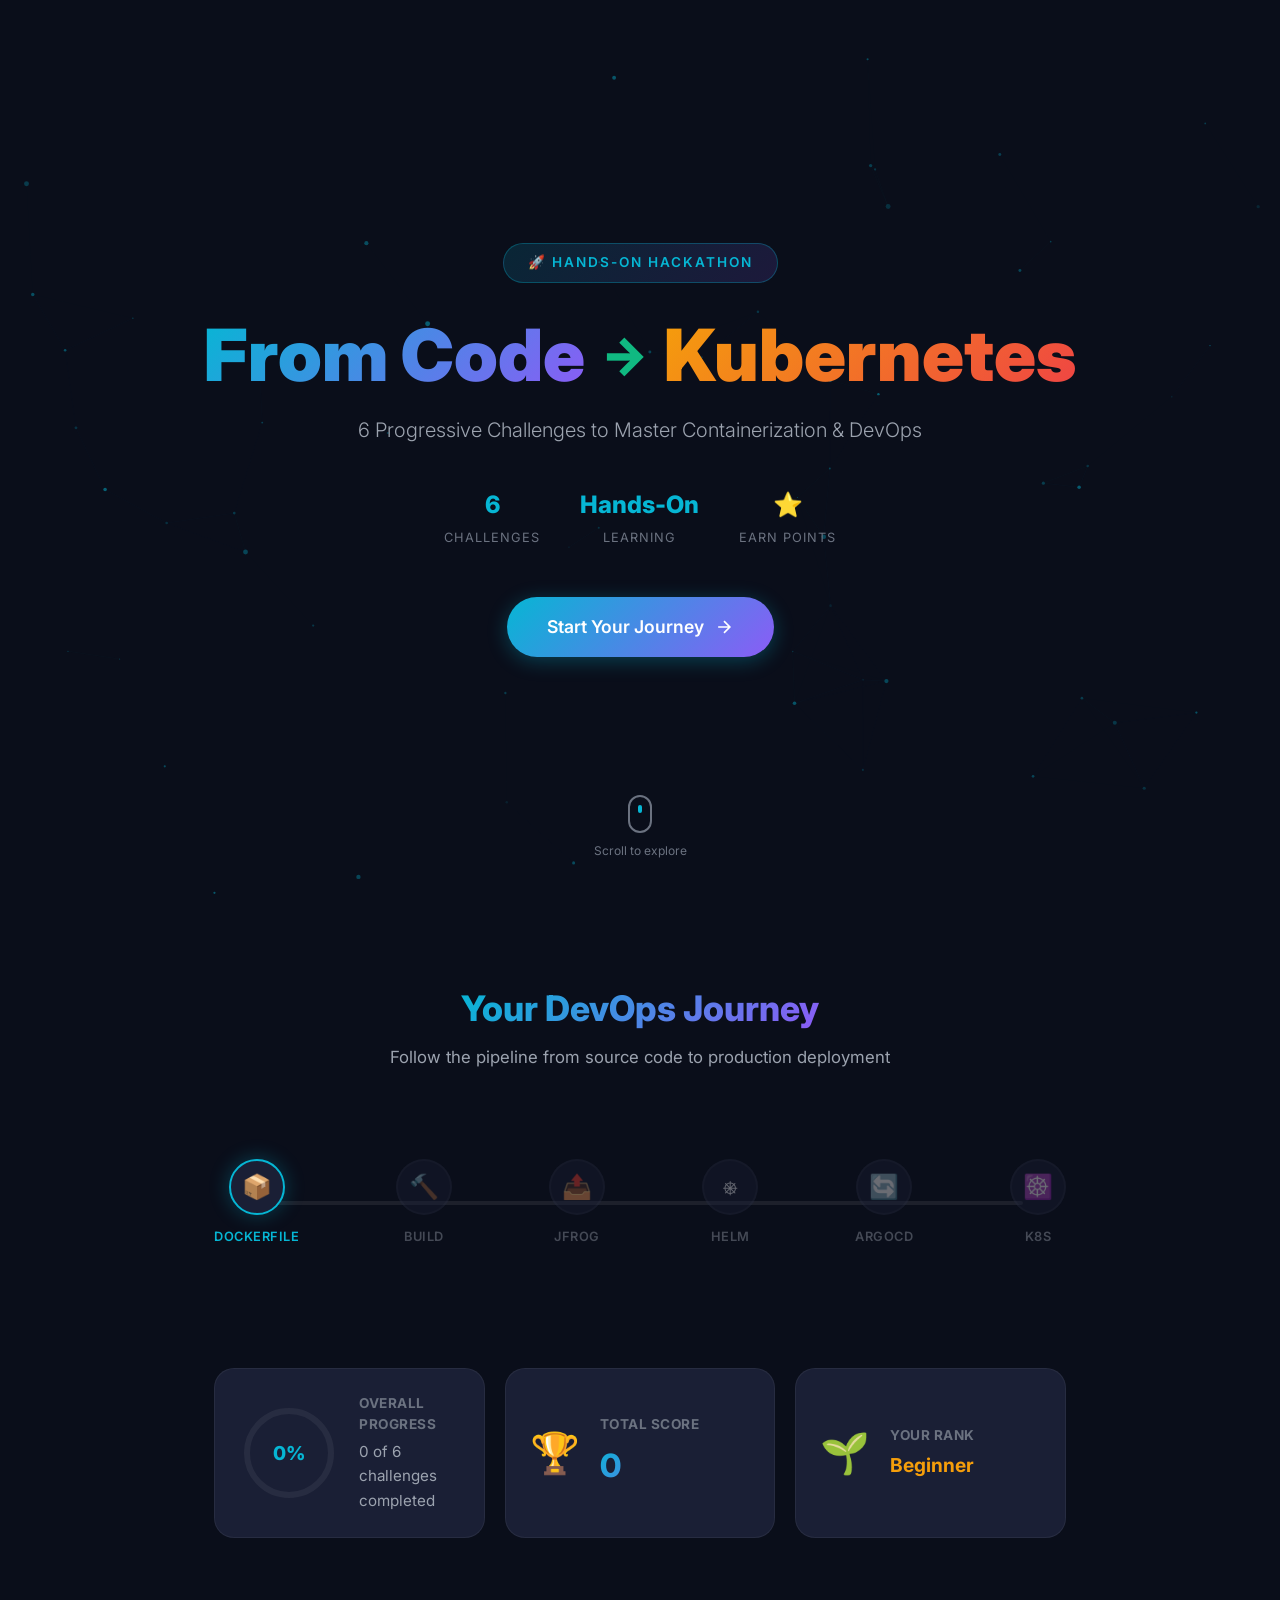
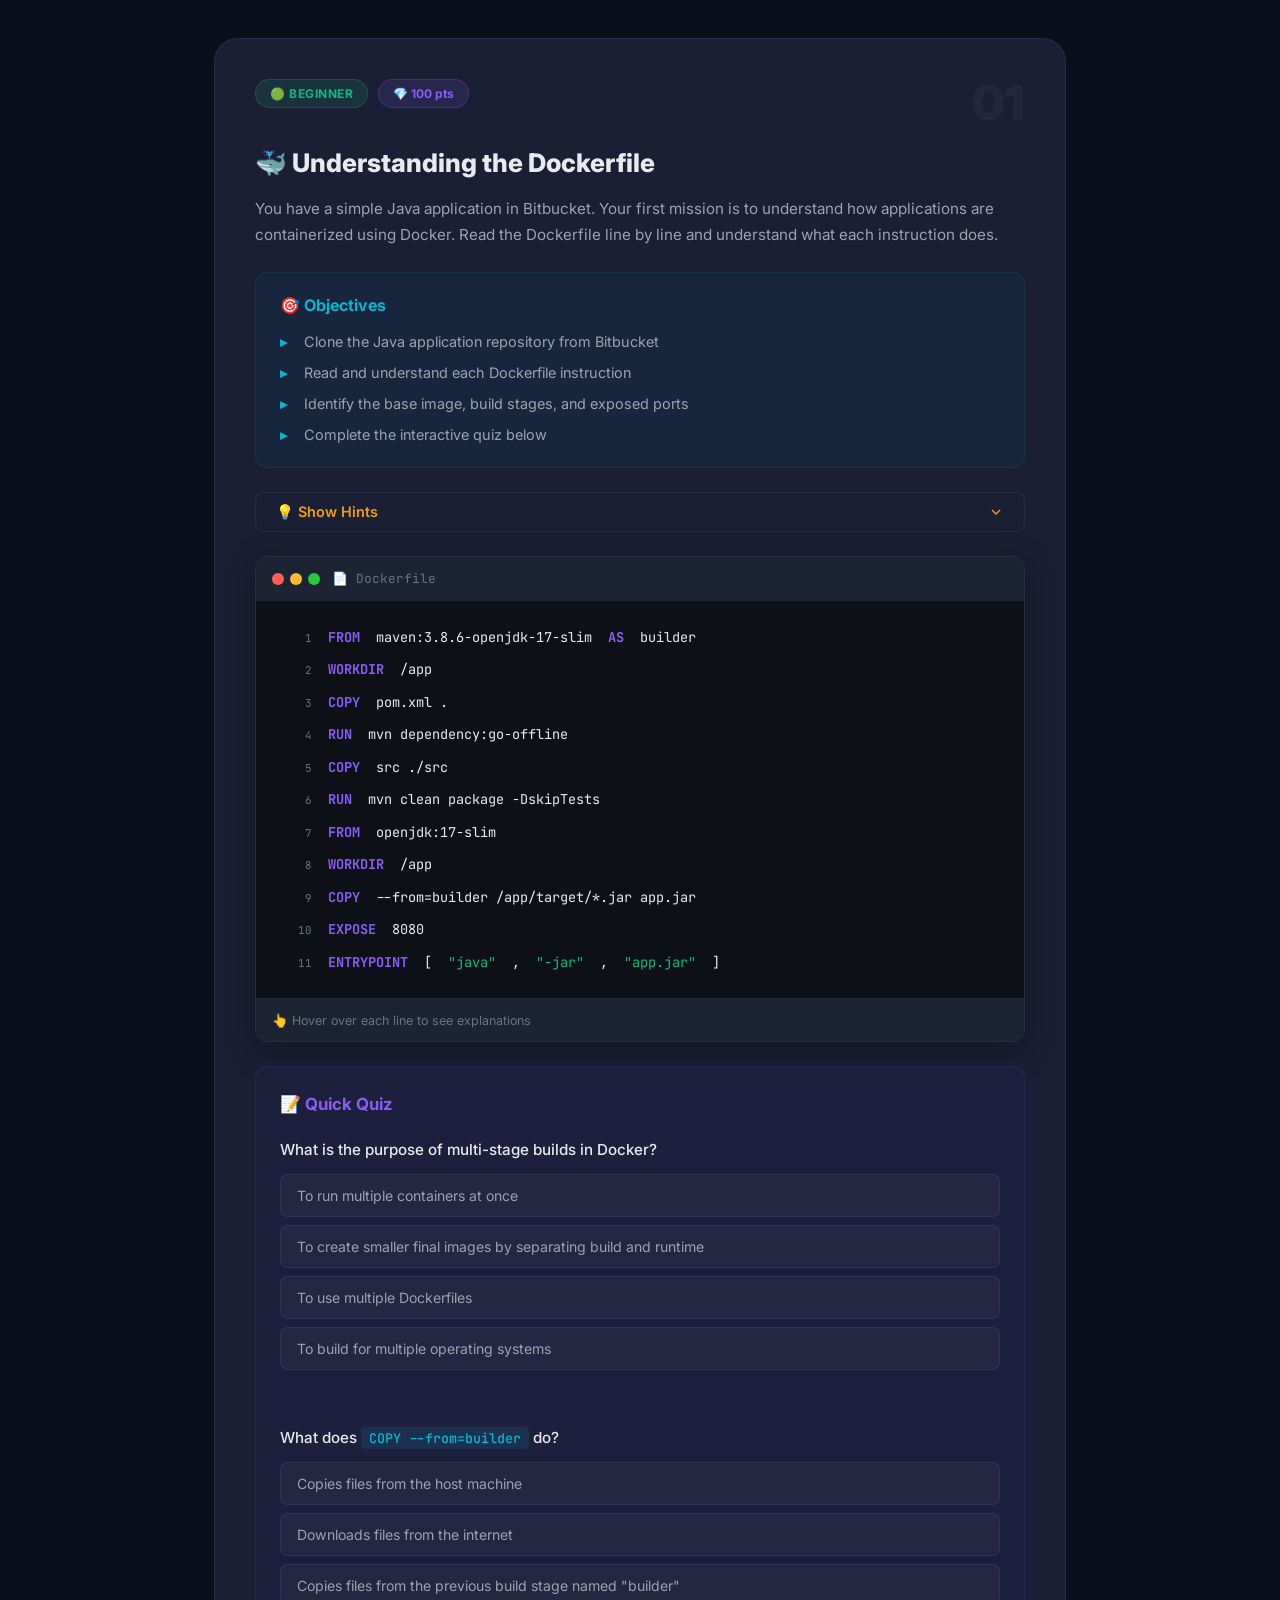
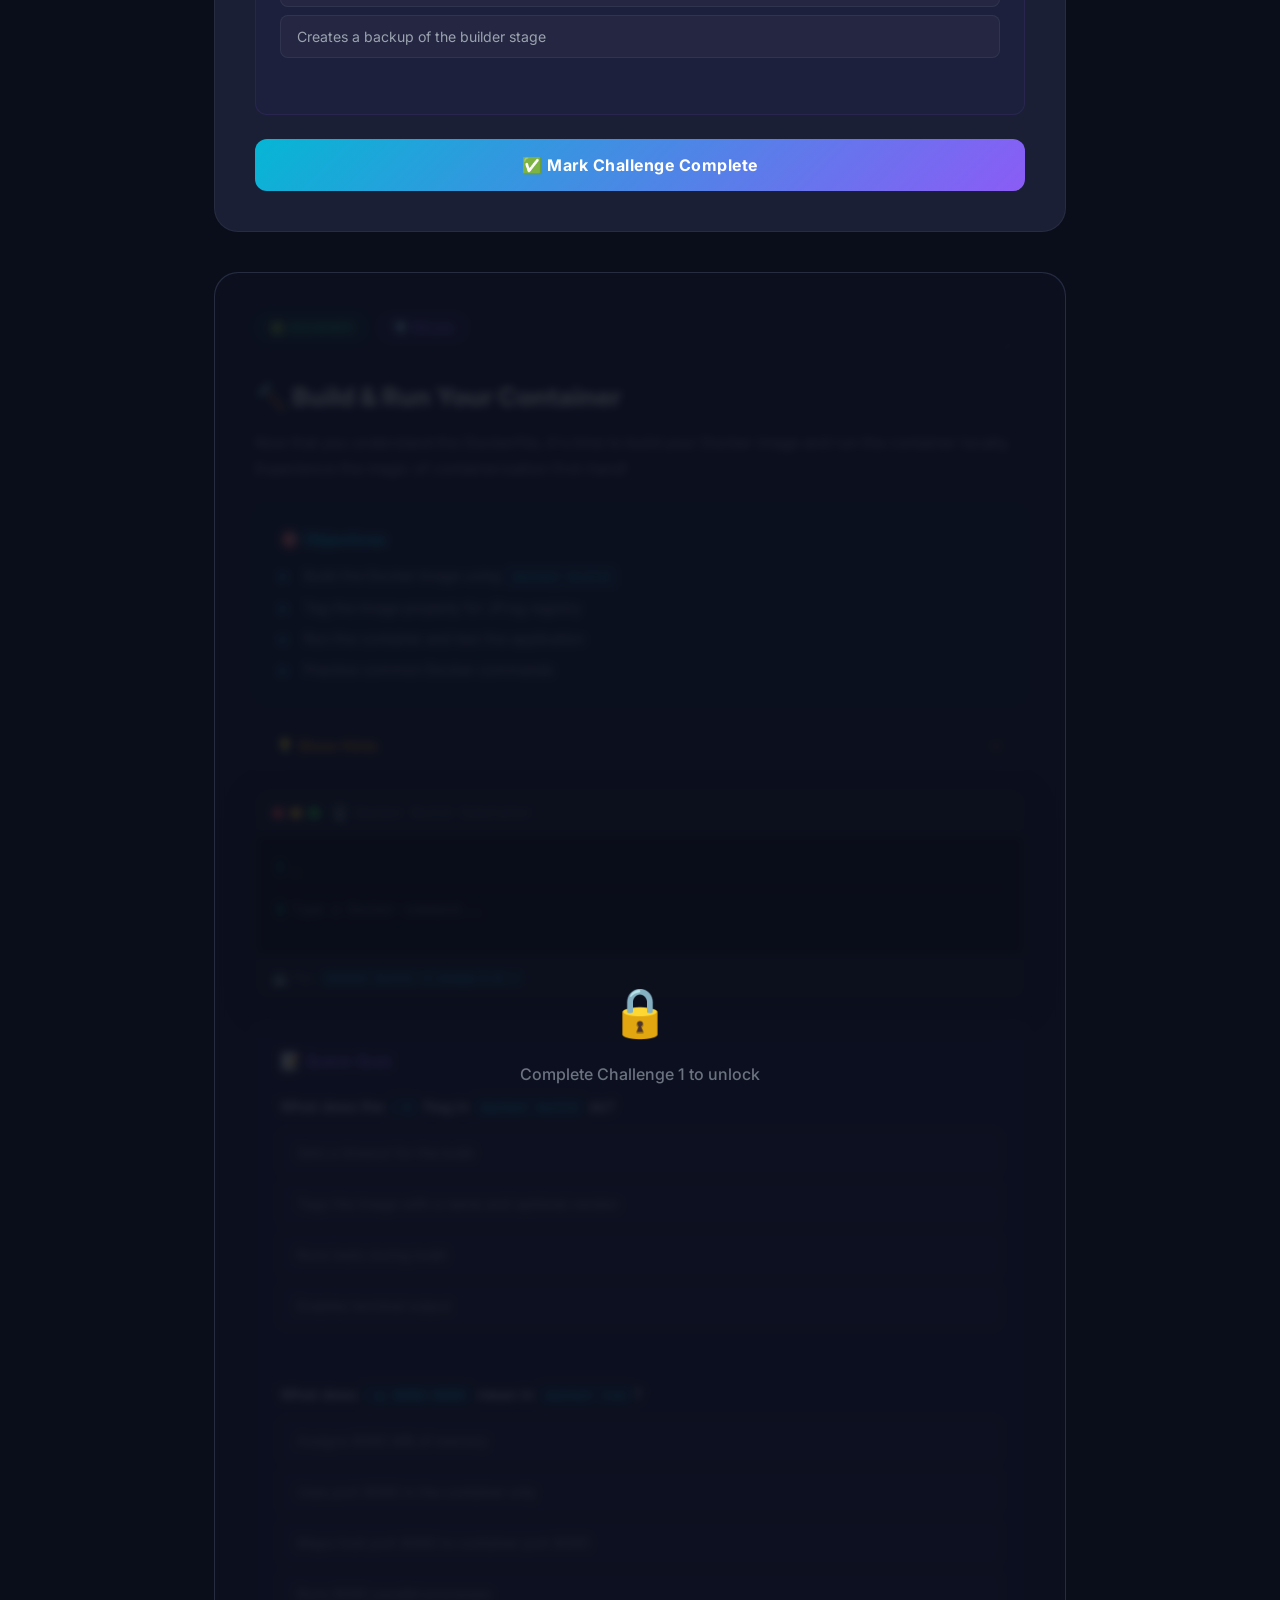
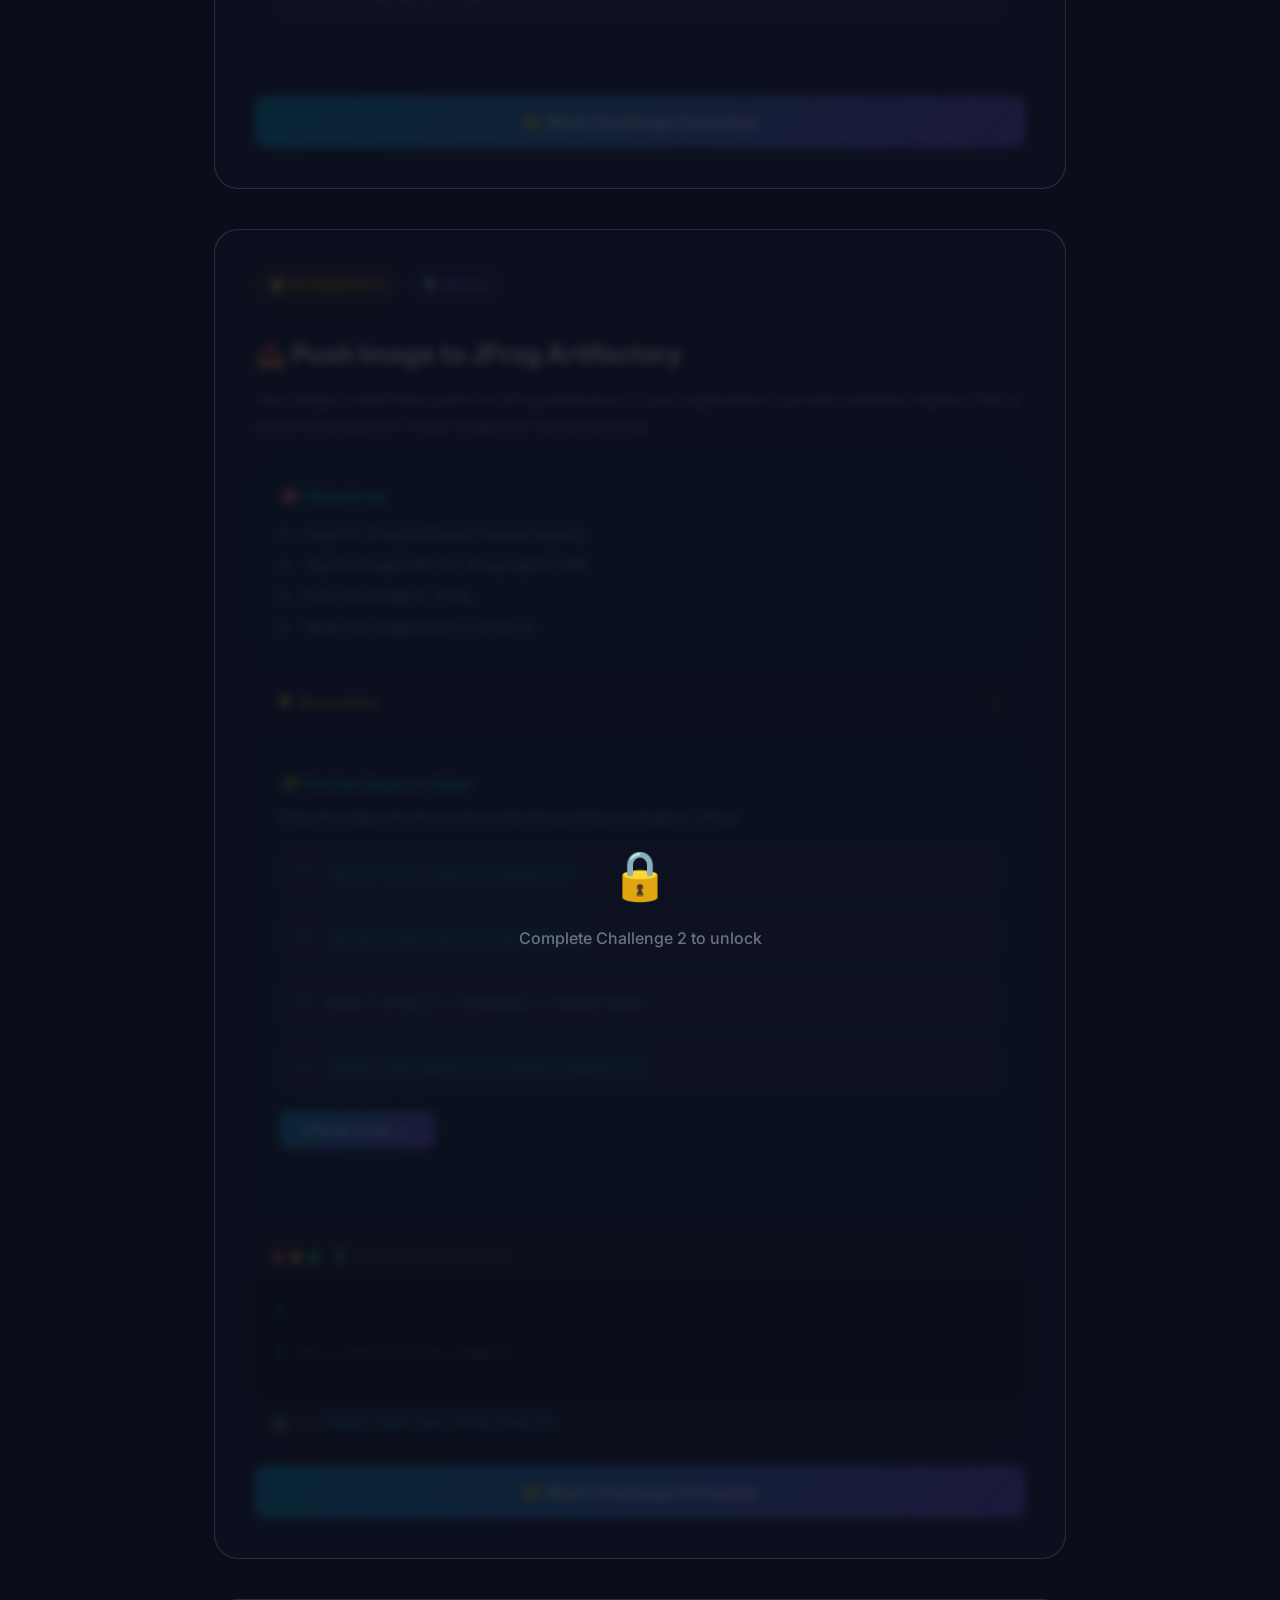
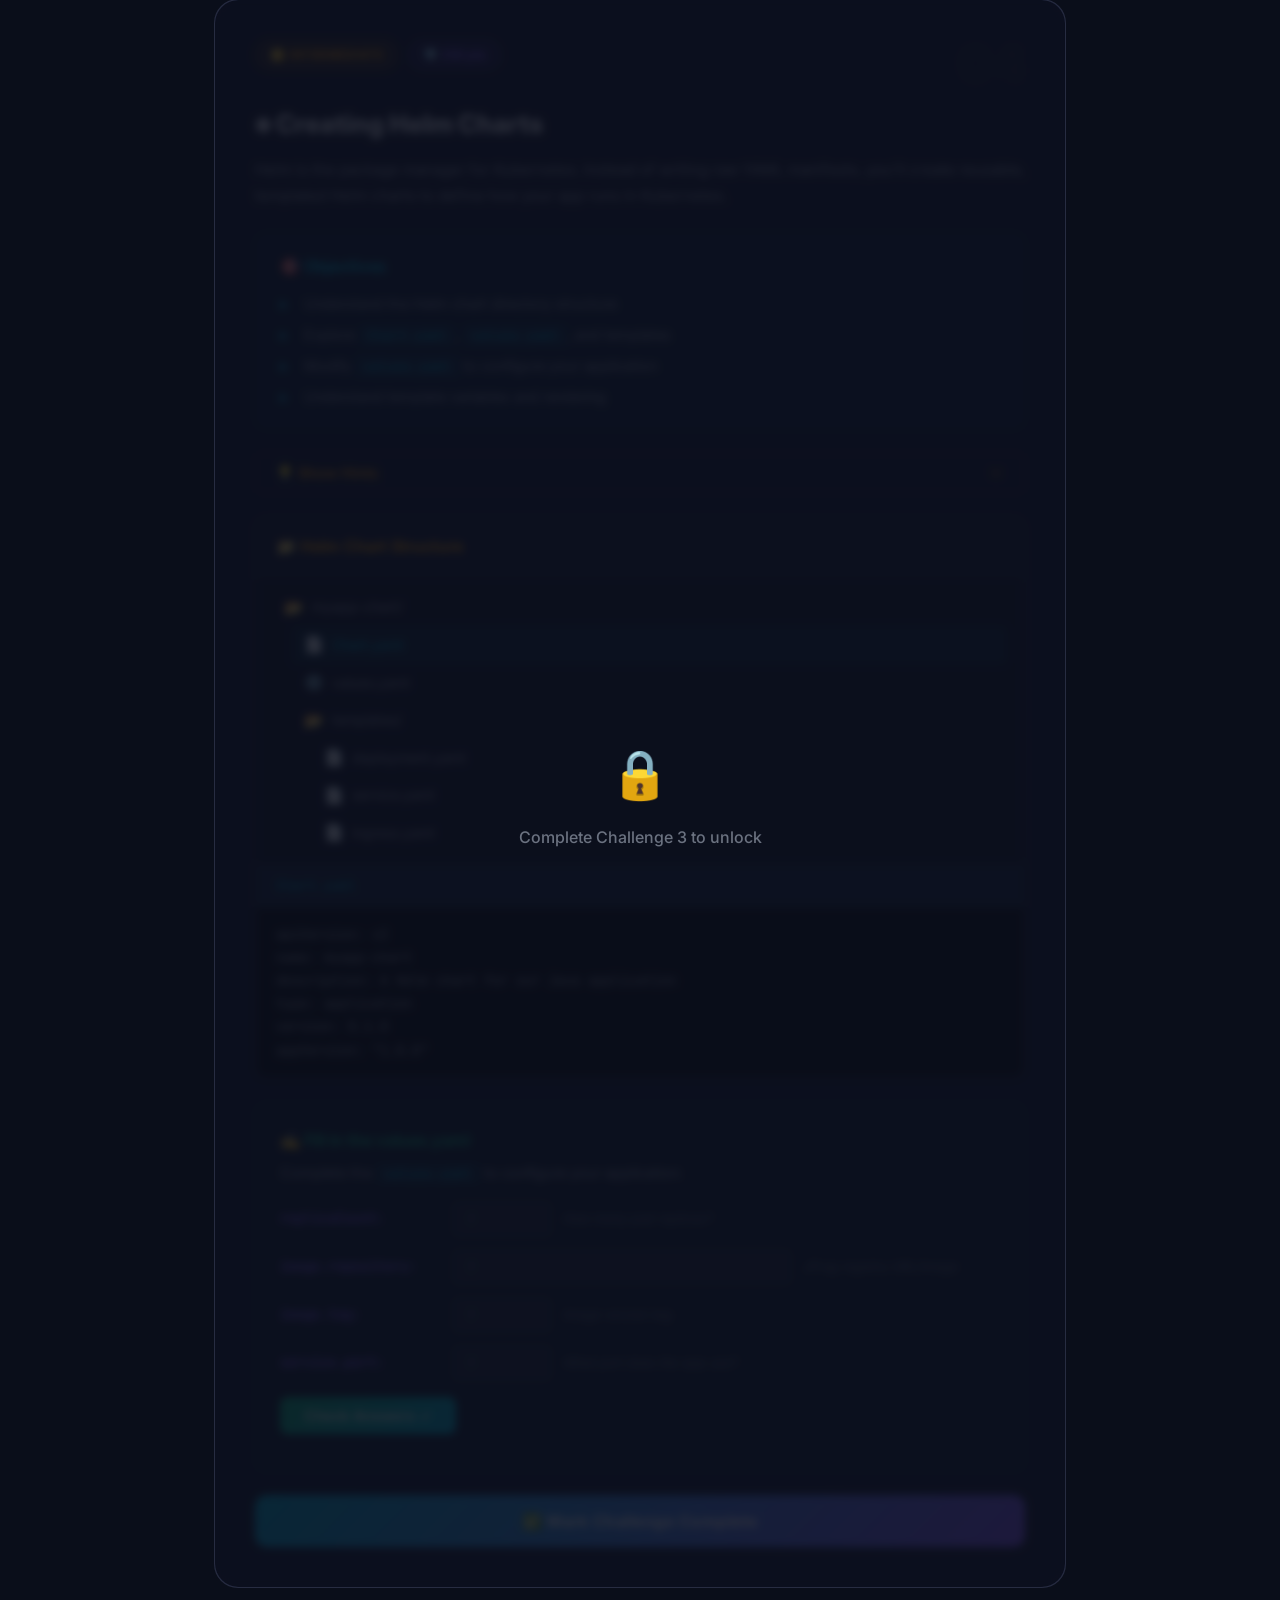
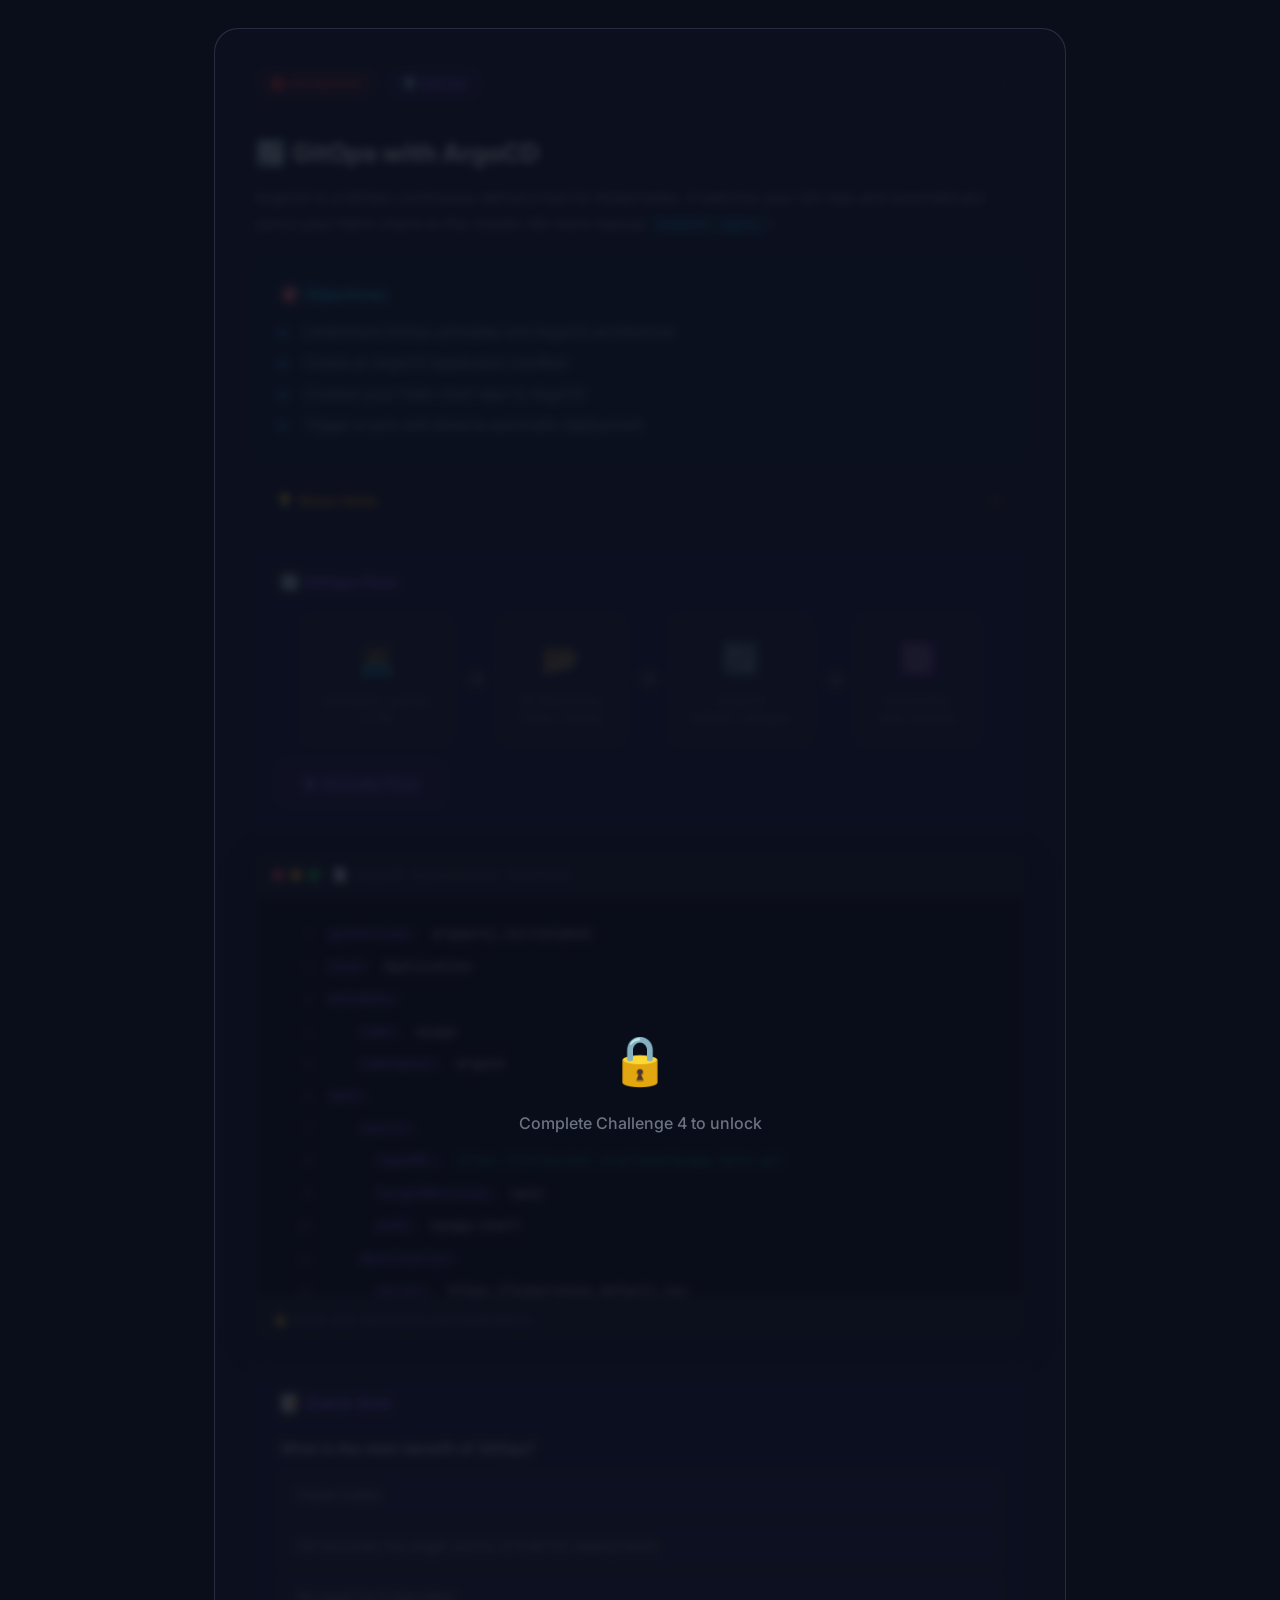
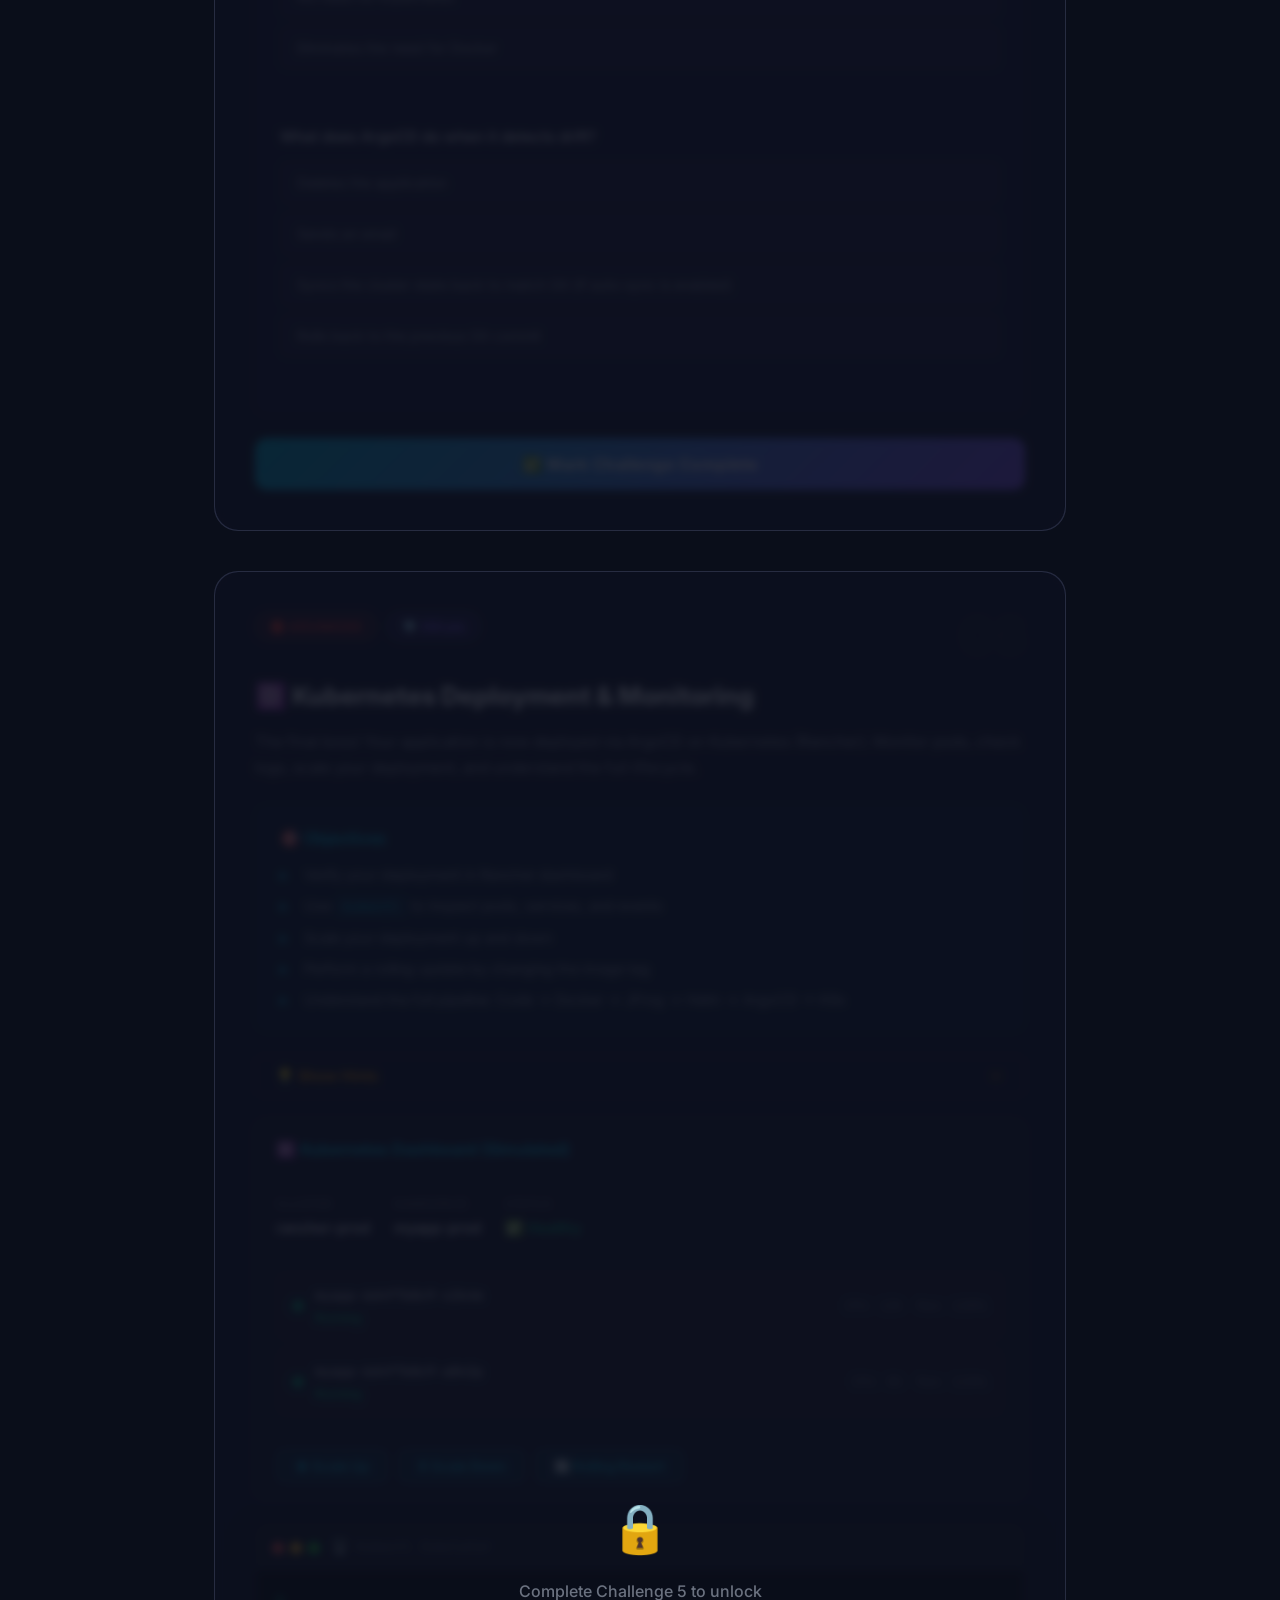
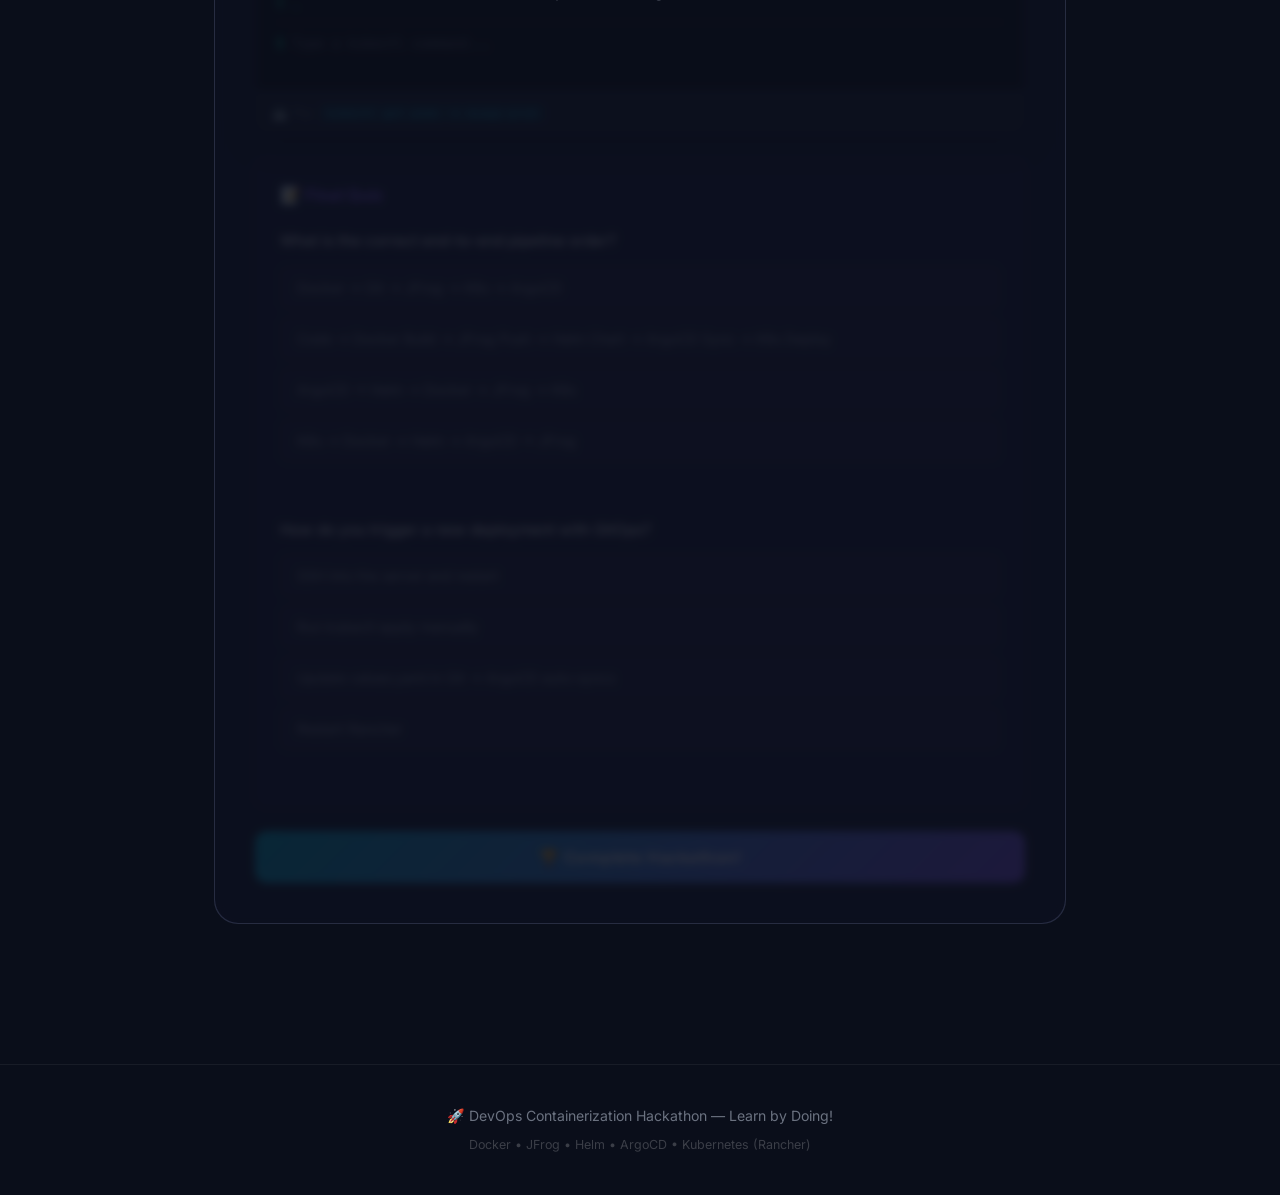
<file: index.html>
<!DOCTYPE html>
<html lang="en">
<head>
    <meta charset="UTF-8">
    <meta name="viewport" content="width=device-width, initial-scale=1.0">
    <title>DevOps Containerization Hackathon | From Code to Kubernetes</title>
    <meta name="description" content="Interactive hackathon challenges to learn containerization, Docker, JFrog, Helm, ArgoCD, and Kubernetes deployment step by step.">
    <link rel="preconnect" href="https://fonts.googleapis.com">
    <link rel="preconnect" href="https://fonts.gstatic.com" crossorigin>
    <link href="https://fonts.googleapis.com/css2?family=Inter:wght@300;400;500;600;700;800;900&family=JetBrains+Mono:wght@400;500;600;700&display=swap" rel="stylesheet">
    <link rel="stylesheet" href="styles.css">
</head>
<body>
    <!-- Particle Background -->
    <canvas id="particleCanvas"></canvas>

    <!-- Hero Section -->
    <header class="hero" id="hero">
        <div class="hero-content">
            <div class="hero-badge">🚀 HANDS-ON HACKATHON</div>
            <h1 class="hero-title">
                <span class="gradient-text">From Code</span>
                <span class="hero-arrow">→</span>
                <span class="gradient-text-alt">Kubernetes</span>
            </h1>
            <p class="hero-subtitle">
                6 Progressive Challenges to Master Containerization & DevOps
            </p>
            <div class="hero-stats">
                <div class="stat-item">
                    <span class="stat-number" id="challengeCount">6</span>
                    <span class="stat-label">Challenges</span>
                </div>
                <div class="stat-item">
                    <span class="stat-number">Hands-On</span>
                    <span class="stat-label">Learning</span>
                </div>
                <div class="stat-item">
                    <span class="stat-number">⭐</span>
                    <span class="stat-label">Earn Points</span>
                </div>
            </div>
            <a href="#roadmap" class="cta-button">
                <span>Start Your Journey</span>
                <svg width="20" height="20" viewBox="0 0 24 24" fill="none" stroke="currentColor" stroke-width="2"><path d="M5 12h14M12 5l7 7-7 7"/></svg>
            </a>
        </div>
        <div class="scroll-indicator">
            <div class="mouse">
                <div class="wheel"></div>
            </div>
            <span>Scroll to explore</span>
        </div>
    </header>

    <!-- Pipeline Visualization -->
    <section class="pipeline-section" id="roadmap">
        <div class="container">
            <h2 class="section-title">
                <span class="gradient-text">Your DevOps Journey</span>
            </h2>
            <p class="section-subtitle">Follow the pipeline from source code to production deployment</p>

            <div class="pipeline-visual">
                <div class="pipeline-track">
                    <div class="pipeline-progress" id="pipelineProgress"></div>
                </div>
                <div class="pipeline-nodes">
                    <div class="pipeline-node active" data-challenge="1">
                        <div class="node-icon">📦</div>
                        <div class="node-label">Dockerfile</div>
                    </div>
                    <div class="pipeline-node" data-challenge="2">
                        <div class="node-icon">🔨</div>
                        <div class="node-label">Build</div>
                    </div>
                    <div class="pipeline-node" data-challenge="3">
                        <div class="node-icon">📤</div>
                        <div class="node-label">JFrog</div>
                    </div>
                    <div class="pipeline-node" data-challenge="4">
                        <div class="node-icon">⎈</div>
                        <div class="node-label">Helm</div>
                    </div>
                    <div class="pipeline-node" data-challenge="5">
                        <div class="node-icon">🔄</div>
                        <div class="node-label">ArgoCD</div>
                    </div>
                    <div class="pipeline-node" data-challenge="6">
                        <div class="node-icon">☸️</div>
                        <div class="node-label">K8s</div>
                    </div>
                </div>
            </div>
        </div>
    </section>

    <!-- Progress Dashboard -->
    <section class="progress-section">
        <div class="container">
            <div class="progress-dashboard">
                <div class="progress-card">
                    <div class="progress-ring-container">
                        <svg class="progress-ring" width="100" height="100">
                            <circle class="progress-ring-bg" cx="50" cy="50" r="42"/>
                            <circle class="progress-ring-fill" cx="50" cy="50" r="42" id="progressRing"/>
                        </svg>
                        <span class="progress-percent" id="progressPercent">0%</span>
                    </div>
                    <div class="progress-info">
                        <h3>Overall Progress</h3>
                        <p><span id="completedCount">0</span> of 6 challenges completed</p>
                    </div>
                </div>
                <div class="score-card">
                    <div class="score-icon">🏆</div>
                    <div class="score-info">
                        <h3>Total Score</h3>
                        <p class="score-value" id="totalScore">0</p>
                    </div>
                </div>
                <div class="rank-card">
                    <div class="rank-icon" id="rankIcon">🌱</div>
                    <div class="rank-info">
                        <h3>Your Rank</h3>
                        <p class="rank-value" id="rankTitle">Beginner</p>
                    </div>
                </div>
            </div>
        </div>
    </section>

    <!-- Challenges Section -->
    <section class="challenges-section" id="challenges">
        <div class="container">

            <!-- Challenge 1: Dockerfile -->
            <div class="challenge-card" id="challenge-1" data-difficulty="beginner" data-points="100">
                <div class="challenge-header">
                    <div class="challenge-meta">
                        <span class="difficulty-badge beginner">🟢 BEGINNER</span>
                        <span class="points-badge">💎 100 pts</span>
                    </div>
                    <div class="challenge-number">01</div>
                </div>
                <h3 class="challenge-title">🐳 Understanding the Dockerfile</h3>
                <p class="challenge-desc">
                    You have a simple Java application in Bitbucket. Your first mission is to understand how
                    applications are containerized using Docker. Read the Dockerfile line by line and understand
                    what each instruction does.
                </p>

                <div class="challenge-objectives">
                    <h4>🎯 Objectives</h4>
                    <ul>
                        <li>Clone the Java application repository from Bitbucket</li>
                        <li>Read and understand each Dockerfile instruction</li>
                        <li>Identify the base image, build stages, and exposed ports</li>
                        <li>Complete the interactive quiz below</li>
                    </ul>
                </div>

                <div class="hint-box" id="hint-1">
                    <button class="hint-toggle" onclick="toggleHint(1)">
                        <span>💡 Show Hints</span>
                        <svg width="16" height="16" viewBox="0 0 24 24" fill="none" stroke="currentColor" stroke-width="2"><path d="M6 9l6 6 6-6"/></svg>
                    </button>
                    <div class="hint-content" id="hint-content-1">
                        <div class="hint-item">
                            <strong>FROM</strong> - Base image your container starts from (e.g., <code>openjdk:17-slim</code>)
                        </div>
                        <div class="hint-item">
                            <strong>COPY</strong> - Copies files from your local machine into the container
                        </div>
                        <div class="hint-item">
                            <strong>RUN</strong> - Executes commands during image build (e.g., <code>mvn clean package</code>)
                        </div>
                        <div class="hint-item">
                            <strong>EXPOSE</strong> - Documents which port the container listens on
                        </div>
                        <div class="hint-item">
                            <strong>ENTRYPOINT / CMD</strong> - The command that runs when the container starts
                        </div>
                    </div>
                </div>

                <!-- Interactive Dockerfile viewer -->
                <div class="interactive-terminal">
                    <div class="terminal-header">
                        <div class="terminal-dots">
                            <span class="dot red"></span>
                            <span class="dot yellow"></span>
                            <span class="dot green"></span>
                        </div>
                        <span class="terminal-title">📄 Dockerfile</span>
                    </div>
                    <div class="terminal-body dockerfile-viewer">
                        <div class="dockerfile-line" data-tooltip="Multi-stage build: This first stage compiles your Java code">
                            <span class="line-num">1</span>
                            <span class="docker-keyword">FROM</span> maven:3.8.6-openjdk-17-slim <span class="docker-keyword">AS</span> builder
                        </div>
                        <div class="dockerfile-line" data-tooltip="Sets the working directory inside the container">
                            <span class="line-num">2</span>
                            <span class="docker-keyword">WORKDIR</span> /app
                        </div>
                        <div class="dockerfile-line" data-tooltip="Copies your pom.xml for dependency resolution">
                            <span class="line-num">3</span>
                            <span class="docker-keyword">COPY</span> pom.xml .
                        </div>
                        <div class="dockerfile-line" data-tooltip="Downloads dependencies (cached layer for faster builds)">
                            <span class="line-num">4</span>
                            <span class="docker-keyword">RUN</span> mvn dependency:go-offline
                        </div>
                        <div class="dockerfile-line" data-tooltip="Copies your source code into the container">
                            <span class="line-num">5</span>
                            <span class="docker-keyword">COPY</span> src ./src
                        </div>
                        <div class="dockerfile-line" data-tooltip="Builds the JAR file, skipping tests for faster builds">
                            <span class="line-num">6</span>
                            <span class="docker-keyword">RUN</span> mvn clean package -DskipTests
                        </div>
                        <div class="dockerfile-line" data-tooltip="Second stage: Uses a lighter JDK image for runtime">
                            <span class="line-num">7</span>
                            <span class="docker-keyword">FROM</span> openjdk:17-slim
                        </div>
                        <div class="dockerfile-line" data-tooltip="Sets the runtime working directory">
                            <span class="line-num">8</span>
                            <span class="docker-keyword">WORKDIR</span> /app
                        </div>
                        <div class="dockerfile-line" data-tooltip="Copies only the built JAR from the builder stage (smaller final image!)">
                            <span class="line-num">9</span>
                            <span class="docker-keyword">COPY</span> --from=builder /app/target/*.jar app.jar
                        </div>
                        <div class="dockerfile-line" data-tooltip="Documents that the app listens on port 8080">
                            <span class="line-num">10</span>
                            <span class="docker-keyword">EXPOSE</span> 8080
                        </div>
                        <div class="dockerfile-line" data-tooltip="The command that starts your Java application">
                            <span class="line-num">11</span>
                            <span class="docker-keyword">ENTRYPOINT</span> [<span class="docker-string">"java"</span>, <span class="docker-string">"-jar"</span>, <span class="docker-string">"app.jar"</span>]
                        </div>
                    </div>
                    <div class="terminal-footer">
                        <span class="tooltip-hint">👆 Hover over each line to see explanations</span>
                    </div>
                </div>

                <!-- Quiz -->
                <div class="quiz-section" id="quiz-1">
                    <h4>📝 Quick Quiz</h4>
                    <div class="quiz-question" data-quiz="1-1">
                        <p>What is the purpose of multi-stage builds in Docker?</p>
                        <div class="quiz-options">
                            <button class="quiz-option" onclick="checkAnswer(this, false)">To run multiple containers at once</button>
                            <button class="quiz-option" onclick="checkAnswer(this, true)">To create smaller final images by separating build and runtime</button>
                            <button class="quiz-option" onclick="checkAnswer(this, false)">To use multiple Dockerfiles</button>
                            <button class="quiz-option" onclick="checkAnswer(this, false)">To build for multiple operating systems</button>
                        </div>
                        <div class="quiz-feedback"></div>
                    </div>
                    <div class="quiz-question" data-quiz="1-2">
                        <p>What does <code>COPY --from=builder</code> do?</p>
                        <div class="quiz-options">
                            <button class="quiz-option" onclick="checkAnswer(this, false)">Copies files from the host machine</button>
                            <button class="quiz-option" onclick="checkAnswer(this, false)">Downloads files from the internet</button>
                            <button class="quiz-option" onclick="checkAnswer(this, true)">Copies files from the previous build stage named "builder"</button>
                            <button class="quiz-option" onclick="checkAnswer(this, false)">Creates a backup of the builder stage</button>
                        </div>
                        <div class="quiz-feedback"></div>
                    </div>
                </div>

                <button class="complete-btn" onclick="completeChallenge(1)" id="complete-btn-1">
                    ✅ Mark Challenge Complete
                </button>
            </div>

            <!-- Challenge 2: Docker Build -->
            <div class="challenge-card locked" id="challenge-2" data-difficulty="beginner" data-points="150">
                <div class="challenge-header">
                    <div class="challenge-meta">
                        <span class="difficulty-badge beginner">🟢 BEGINNER</span>
                        <span class="points-badge">💎 150 pts</span>
                    </div>
                    <div class="challenge-number">02</div>
                </div>
                <div class="lock-overlay" id="lock-2">
                    <div class="lock-icon">🔒</div>
                    <p>Complete Challenge 1 to unlock</p>
                </div>
                <h3 class="challenge-title">🔨 Build & Run Your Container</h3>
                <p class="challenge-desc">
                    Now that you understand the Dockerfile, it's time to build your Docker image and run the
                    container locally. Experience the magic of containerization first-hand!
                </p>

                <div class="challenge-objectives">
                    <h4>🎯 Objectives</h4>
                    <ul>
                        <li>Build the Docker image using <code>docker build</code></li>
                        <li>Tag the image properly for JFrog registry</li>
                        <li>Run the container and test the application</li>
                        <li>Practice common Docker commands</li>
                    </ul>
                </div>

                <div class="hint-box" id="hint-2">
                    <button class="hint-toggle" onclick="toggleHint(2)">
                        <span>💡 Show Hints</span>
                        <svg width="16" height="16" viewBox="0 0 24 24" fill="none" stroke="currentColor" stroke-width="2"><path d="M6 9l6 6 6-6"/></svg>
                    </button>
                    <div class="hint-content" id="hint-content-2">
                        <div class="hint-item">
                            <code>docker build -t myapp:1.0 .</code> — Build with a tag
                        </div>
                        <div class="hint-item">
                            <code>docker images</code> — List all images
                        </div>
                        <div class="hint-item">
                            <code>docker run -d -p 8080:8080 myapp:1.0</code> — Run in background
                        </div>
                        <div class="hint-item">
                            <code>docker ps</code> — See running containers
                        </div>
                        <div class="hint-item">
                            <code>docker logs &lt;container-id&gt;</code> — Check container logs
                        </div>
                    </div>
                </div>

                <!-- Simulated Terminal -->
                <div class="interactive-terminal">
                    <div class="terminal-header">
                        <div class="terminal-dots">
                            <span class="dot red"></span>
                            <span class="dot yellow"></span>
                            <span class="dot green"></span>
                        </div>
                        <span class="terminal-title">🖥️ Docker Build Simulator</span>
                    </div>
                    <div class="terminal-body" id="terminal-2">
                        <div class="terminal-output" id="terminal-output-2">
                            <div class="terminal-line prompt">$ <span class="cursor-blink">_</span></div>
                        </div>
                        <div class="terminal-input-area">
                            <span class="terminal-prompt">$</span>
                            <input type="text" class="terminal-input" id="terminal-input-2"
                                placeholder="Type a Docker command..."
                                onkeydown="handleTerminalInput(event, 2)"
                                autocomplete="off" spellcheck="false">
                        </div>
                    </div>
                    <div class="terminal-footer">
                        <span class="tooltip-hint">💻 Try: <code>docker build -t myapp:1.0 .</code></span>
                    </div>
                </div>

                <div class="quiz-section" id="quiz-2">
                    <h4>📝 Quick Quiz</h4>
                    <div class="quiz-question" data-quiz="2-1">
                        <p>What does the <code>-t</code> flag in <code>docker build</code> do?</p>
                        <div class="quiz-options">
                            <button class="quiz-option" onclick="checkAnswer(this, false)">Sets a timeout for the build</button>
                            <button class="quiz-option" onclick="checkAnswer(this, true)">Tags the image with a name and optional version</button>
                            <button class="quiz-option" onclick="checkAnswer(this, false)">Runs tests during build</button>
                            <button class="quiz-option" onclick="checkAnswer(this, false)">Enables terminal output</button>
                        </div>
                        <div class="quiz-feedback"></div>
                    </div>
                    <div class="quiz-question" data-quiz="2-2">
                        <p>What does <code>-p 8080:8080</code> mean in <code>docker run</code>?</p>
                        <div class="quiz-options">
                            <button class="quiz-option" onclick="checkAnswer(this, false)">Assigns 8080 MB of memory</button>
                            <button class="quiz-option" onclick="checkAnswer(this, false)">Uses port 8080 in the container only</button>
                            <button class="quiz-option" onclick="checkAnswer(this, true)">Maps host port 8080 to container port 8080</button>
                            <button class="quiz-option" onclick="checkAnswer(this, false)">Runs 8080 parallel processes</button>
                        </div>
                        <div class="quiz-feedback"></div>
                    </div>
                </div>

                <button class="complete-btn" onclick="completeChallenge(2)" id="complete-btn-2">
                    ✅ Mark Challenge Complete
                </button>
            </div>

            <!-- Challenge 3: JFrog Push -->
            <div class="challenge-card locked" id="challenge-3" data-difficulty="intermediate" data-points="200">
                <div class="challenge-header">
                    <div class="challenge-meta">
                        <span class="difficulty-badge intermediate">🟡 INTERMEDIATE</span>
                        <span class="points-badge">💎 200 pts</span>
                    </div>
                    <div class="challenge-number">03</div>
                </div>
                <div class="lock-overlay" id="lock-3">
                    <div class="lock-icon">🔒</div>
                    <p>Complete Challenge 2 to unlock</p>
                </div>
                <h3 class="challenge-title">📤 Push Image to JFrog Artifactory</h3>
                <p class="challenge-desc">
                    Your image is built! Now push it to JFrog Artifactory — your organization's private container
                    registry. This is where all production-ready images are stored securely.
                </p>

                <div class="challenge-objectives">
                    <h4>🎯 Objectives</h4>
                    <ul>
                        <li>Login to JFrog Artifactory Docker registry</li>
                        <li>Tag the image with the JFrog registry URL</li>
                        <li>Push the image to JFrog</li>
                        <li>Verify the image exists in JFrog UI</li>
                    </ul>
                </div>

                <div class="hint-box" id="hint-3">
                    <button class="hint-toggle" onclick="toggleHint(3)">
                        <span>💡 Show Hints</span>
                        <svg width="16" height="16" viewBox="0 0 24 24" fill="none" stroke="currentColor" stroke-width="2"><path d="M6 9l6 6 6-6"/></svg>
                    </button>
                    <div class="hint-content" id="hint-content-3">
                        <div class="hint-item">
                            <code>docker login your-jfrog.jfrog.io</code> — Authenticate with JFrog
                        </div>
                        <div class="hint-item">
                            <code>docker tag myapp:1.0 your-jfrog.jfrog.io/docker-local/myapp:1.0</code> — Tag for registry
                        </div>
                        <div class="hint-item">
                            <code>docker push your-jfrog.jfrog.io/docker-local/myapp:1.0</code> — Push the image
                        </div>
                    </div>
                </div>

                <!-- Interactive Drag and Drop: Sequence ordering -->
                <div class="sequence-challenge">
                    <h4>🧩 Put the Steps in Order</h4>
                    <p class="sequence-desc">Drag the steps into the correct order for pushing an image to JFrog:</p>
                    <div class="sortable-list" id="sortable-3">
                        <div class="sortable-item" draggable="true" data-order="3" data-id="push">
                            <span class="drag-handle">⠿</span>
                            <code>docker push registry/myapp:1.0</code>
                        </div>
                        <div class="sortable-item" draggable="true" data-order="1" data-id="login">
                            <span class="drag-handle">⠿</span>
                            <code>docker login your-jfrog.jfrog.io</code>
                        </div>
                        <div class="sortable-item" draggable="true" data-order="4" data-id="verify">
                            <span class="drag-handle">⠿</span>
                            Verify in JFrog UI → Artifactory → Docker Repos
                        </div>
                        <div class="sortable-item" draggable="true" data-order="2" data-id="tag">
                            <span class="drag-handle">⠿</span>
                            <code>docker tag myapp:1.0 registry/myapp:1.0</code>
                        </div>
                    </div>
                    <button class="check-order-btn" onclick="checkOrder(3)">Check Order ✓</button>
                    <div class="order-feedback" id="order-feedback-3"></div>
                </div>

                <!-- Simulated Terminal -->
                <div class="interactive-terminal">
                    <div class="terminal-header">
                        <div class="terminal-dots">
                            <span class="dot red"></span>
                            <span class="dot yellow"></span>
                            <span class="dot green"></span>
                        </div>
                        <span class="terminal-title">🖥️ JFrog Push Simulator</span>
                    </div>
                    <div class="terminal-body" id="terminal-3">
                        <div class="terminal-output" id="terminal-output-3">
                            <div class="terminal-line prompt">$ <span class="cursor-blink">_</span></div>
                        </div>
                        <div class="terminal-input-area">
                            <span class="terminal-prompt">$</span>
                            <input type="text" class="terminal-input" id="terminal-input-3"
                                placeholder="Type a Docker/JFrog command..."
                                onkeydown="handleTerminalInput(event, 3)"
                                autocomplete="off" spellcheck="false">
                        </div>
                    </div>
                    <div class="terminal-footer">
                        <span class="tooltip-hint">💻 Try: <code>docker login your-jfrog.jfrog.io</code></span>
                    </div>
                </div>

                <button class="complete-btn" onclick="completeChallenge(3)" id="complete-btn-3">
                    ✅ Mark Challenge Complete
                </button>
            </div>

            <!-- Challenge 4: Helm Charts -->
            <div class="challenge-card locked" id="challenge-4" data-difficulty="intermediate" data-points="250">
                <div class="challenge-header">
                    <div class="challenge-meta">
                        <span class="difficulty-badge intermediate">🟡 INTERMEDIATE</span>
                        <span class="points-badge">💎 250 pts</span>
                    </div>
                    <div class="challenge-number">04</div>
                </div>
                <div class="lock-overlay" id="lock-4">
                    <div class="lock-icon">🔒</div>
                    <p>Complete Challenge 3 to unlock</p>
                </div>
                <h3 class="challenge-title">⎈ Creating Helm Charts</h3>
                <p class="challenge-desc">
                    Helm is the package manager for Kubernetes. Instead of writing raw YAML manifests, you'll
                    create reusable, templated Helm charts to define how your app runs in Kubernetes.
                </p>

                <div class="challenge-objectives">
                    <h4>🎯 Objectives</h4>
                    <ul>
                        <li>Understand the Helm chart directory structure</li>
                        <li>Explore <code>Chart.yaml</code>, <code>values.yaml</code>, and templates</li>
                        <li>Modify <code>values.yaml</code> to configure your application</li>
                        <li>Understand template variables and rendering</li>
                    </ul>
                </div>

                <div class="hint-box" id="hint-4">
                    <button class="hint-toggle" onclick="toggleHint(4)">
                        <span>💡 Show Hints</span>
                        <svg width="16" height="16" viewBox="0 0 24 24" fill="none" stroke="currentColor" stroke-width="2"><path d="M6 9l6 6 6-6"/></svg>
                    </button>
                    <div class="hint-content" id="hint-content-4">
                        <div class="hint-item">
                            <code>helm create myapp-chart</code> — Scaffold a new Helm chart
                        </div>
                        <div class="hint-item">
                            <code>Chart.yaml</code> — Metadata about your chart (name, version, description)
                        </div>
                        <div class="hint-item">
                            <code>values.yaml</code> — Default configuration values (image, replicas, ports)
                        </div>
                        <div class="hint-item">
                            <code>templates/</code> — Kubernetes manifests with Go template syntax
                        </div>
                        <div class="hint-item">
                            <code>helm template myapp ./myapp-chart</code> — Preview rendered YAML
                        </div>
                    </div>
                </div>

                <!-- Interactive File Explorer -->
                <div class="file-explorer">
                    <h4>📁 Helm Chart Structure</h4>
                    <div class="file-tree">
                        <div class="file-tree-item folder open" onclick="toggleFolder(this)">
                            <span class="file-icon">📂</span> myapp-chart/
                        </div>
                        <div class="file-tree-children">
                            <div class="file-tree-item file active-file" onclick="showFileContent('chart-yaml')">
                                <span class="file-icon">📄</span> Chart.yaml
                            </div>
                            <div class="file-tree-item file" onclick="showFileContent('values-yaml')">
                                <span class="file-icon">⚙️</span> values.yaml
                            </div>
                            <div class="file-tree-item folder open" onclick="toggleFolder(this)">
                                <span class="file-icon">📂</span> templates/
                            </div>
                            <div class="file-tree-children">
                                <div class="file-tree-item file" onclick="showFileContent('deployment-yaml')">
                                    <span class="file-icon">📄</span> deployment.yaml
                                </div>
                                <div class="file-tree-item file" onclick="showFileContent('service-yaml')">
                                    <span class="file-icon">📄</span> service.yaml
                                </div>
                                <div class="file-tree-item file" onclick="showFileContent('ingress-yaml')">
                                    <span class="file-icon">📄</span> ingress.yaml
                                </div>
                            </div>
                        </div>
                    </div>

                    <div class="file-content-viewer" id="file-content-viewer">
                        <div class="file-content-header" id="file-content-title">Chart.yaml</div>
                        <pre class="file-content" id="file-content-body">apiVersion: v2
name: myapp-chart
description: A Helm chart for our Java application
type: application
version: 0.1.0
appVersion: "1.0.0"</pre>
                    </div>
                </div>

                <!-- Fill in the blanks challenge -->
                <div class="fill-blanks-section">
                    <h4>✍️ Fill in the values.yaml</h4>
                    <p>Complete the <code>values.yaml</code> to configure your application:</p>
                    <div class="blanks-editor">
                        <div class="blank-line">
                            <span class="yaml-key">replicaCount:</span>
                            <input type="text" class="blank-input" data-answer="2" placeholder="?" id="blank-4-1">
                            <span class="blank-hint">How many pod replicas?</span>
                        </div>
                        <div class="blank-line">
                            <span class="yaml-key">image.repository:</span>
                            <input type="text" class="blank-input wide" data-answer="your-jfrog.jfrog.io/docker-local/myapp" placeholder="?" id="blank-4-2">
                            <span class="blank-hint">JFrog registry URL/image</span>
                        </div>
                        <div class="blank-line">
                            <span class="yaml-key">image.tag:</span>
                            <input type="text" class="blank-input" data-answer="1.0" placeholder="?" id="blank-4-3">
                            <span class="blank-hint">Image version tag</span>
                        </div>
                        <div class="blank-line">
                            <span class="yaml-key">service.port:</span>
                            <input type="text" class="blank-input" data-answer="8080" placeholder="?" id="blank-4-4">
                            <span class="blank-hint">What port does the app use?</span>
                        </div>
                    </div>
                    <button class="check-blanks-btn" onclick="checkBlanks(4)">Check Answers ✓</button>
                    <div class="blanks-feedback" id="blanks-feedback-4"></div>
                </div>

                <button class="complete-btn" onclick="completeChallenge(4)" id="complete-btn-4">
                    ✅ Mark Challenge Complete
                </button>
            </div>

            <!-- Challenge 5: ArgoCD -->
            <div class="challenge-card locked" id="challenge-5" data-difficulty="advanced" data-points="300">
                <div class="challenge-header">
                    <div class="challenge-meta">
                        <span class="difficulty-badge advanced">🔴 ADVANCED</span>
                        <span class="points-badge">💎 300 pts</span>
                    </div>
                    <div class="challenge-number">05</div>
                </div>
                <div class="lock-overlay" id="lock-5">
                    <div class="lock-icon">🔒</div>
                    <p>Complete Challenge 4 to unlock</p>
                </div>
                <h3 class="challenge-title">🔄 GitOps with ArgoCD</h3>
                <p class="challenge-desc">
                    ArgoCD is a GitOps continuous delivery tool for Kubernetes. It watches your Git repo and
                    automatically syncs your Helm charts to the cluster. No more manual <code>kubectl apply</code>!
                </p>

                <div class="challenge-objectives">
                    <h4>🎯 Objectives</h4>
                    <ul>
                        <li>Understand GitOps principles and ArgoCD architecture</li>
                        <li>Create an ArgoCD Application manifest</li>
                        <li>Connect your Helm chart repo to ArgoCD</li>
                        <li>Trigger a sync and observe automatic deployment</li>
                    </ul>
                </div>

                <div class="hint-box" id="hint-5">
                    <button class="hint-toggle" onclick="toggleHint(5)">
                        <span>💡 Show Hints</span>
                        <svg width="16" height="16" viewBox="0 0 24 24" fill="none" stroke="currentColor" stroke-width="2"><path d="M6 9l6 6 6-6"/></svg>
                    </button>
                    <div class="hint-content" id="hint-content-5">
                        <div class="hint-item">
                            ArgoCD follows the <strong>GitOps</strong> pattern: Git is the single source of truth
                        </div>
                        <div class="hint-item">
                            <code>Application</code> CRD tells ArgoCD what to deploy and where
                        </div>
                        <div class="hint-item">
                            ArgoCD auto-detects drift between Git and cluster state
                        </div>
                        <div class="hint-item">
                            Sync policies: <strong>Manual</strong> vs <strong>Auto-Sync</strong>
                        </div>
                    </div>
                </div>

                <!-- GitOps Flow Visualization -->
                <div class="gitops-flow">
                    <h4>🔄 GitOps Flow</h4>
                    <div class="flow-diagram">
                        <div class="flow-step" id="flow-step-1">
                            <div class="flow-icon">👨‍💻</div>
                            <div class="flow-label">Developer pushes<br>to Git</div>
                        </div>
                        <div class="flow-arrow">→</div>
                        <div class="flow-step" id="flow-step-2">
                            <div class="flow-icon">📂</div>
                            <div class="flow-label">Git Repository<br>(Helm Charts)</div>
                        </div>
                        <div class="flow-arrow">→</div>
                        <div class="flow-step" id="flow-step-3">
                            <div class="flow-icon">🔄</div>
                            <div class="flow-label">ArgoCD<br>detects changes</div>
                        </div>
                        <div class="flow-arrow">→</div>
                        <div class="flow-step" id="flow-step-4">
                            <div class="flow-icon">☸️</div>
                            <div class="flow-label">Kubernetes<br>auto-deploys</div>
                        </div>
                    </div>
                    <button class="animate-flow-btn" onclick="animateGitOpsFlow()">▶ Animate Flow</button>
                </div>

                <!-- ArgoCD Application YAML -->
                <div class="interactive-terminal">
                    <div class="terminal-header">
                        <div class="terminal-dots">
                            <span class="dot red"></span>
                            <span class="dot yellow"></span>
                            <span class="dot green"></span>
                        </div>
                        <span class="terminal-title">📄 ArgoCD Application Manifest</span>
                    </div>
                    <div class="terminal-body dockerfile-viewer">
                        <div class="dockerfile-line" data-tooltip="Standard Kubernetes API version for ArgoCD">
                            <span class="line-num">1</span>
                            <span class="docker-keyword">apiVersion:</span> argoproj.io/v1alpha1
                        </div>
                        <div class="dockerfile-line" data-tooltip="CRD type — ArgoCD Application">
                            <span class="line-num">2</span>
                            <span class="docker-keyword">kind:</span> Application
                        </div>
                        <div class="dockerfile-line" data-tooltip="Name of your ArgoCD application">
                            <span class="line-num">3</span>
                            <span class="docker-keyword">metadata:</span>
                        </div>
                        <div class="dockerfile-line" data-tooltip="This name appears in ArgoCD dashboard">
                            <span class="line-num">4</span>
                            &nbsp;&nbsp;<span class="docker-keyword">name:</span> myapp
                        </div>
                        <div class="dockerfile-line" data-tooltip="ArgoCD namespace where apps are managed">
                            <span class="line-num">5</span>
                            &nbsp;&nbsp;<span class="docker-keyword">namespace:</span> argocd
                        </div>
                        <div class="dockerfile-line" data-tooltip="Source and destination configuration">
                            <span class="line-num">6</span>
                            <span class="docker-keyword">spec:</span>
                        </div>
                        <div class="dockerfile-line" data-tooltip="Where to find your Helm chart">
                            <span class="line-num">7</span>
                            &nbsp;&nbsp;<span class="docker-keyword">source:</span>
                        </div>
                        <div class="dockerfile-line" data-tooltip="Your Git repo URL containing the Helm chart">
                            <span class="line-num">8</span>
                            &nbsp;&nbsp;&nbsp;&nbsp;<span class="docker-keyword">repoURL:</span> <span class="docker-string">https://bitbucket.org/team/myapp-helm.git</span>
                        </div>
                        <div class="dockerfile-line" data-tooltip="Which branch or tag to track">
                            <span class="line-num">9</span>
                            &nbsp;&nbsp;&nbsp;&nbsp;<span class="docker-keyword">targetRevision:</span> main
                        </div>
                        <div class="dockerfile-line" data-tooltip="Path to helm chart within the repo">
                            <span class="line-num">10</span>
                            &nbsp;&nbsp;&nbsp;&nbsp;<span class="docker-keyword">path:</span> myapp-chart
                        </div>
                        <div class="dockerfile-line" data-tooltip="Where to deploy in Kubernetes">
                            <span class="line-num">11</span>
                            &nbsp;&nbsp;<span class="docker-keyword">destination:</span>
                        </div>
                        <div class="dockerfile-line" data-tooltip="The Kubernetes API server URL">
                            <span class="line-num">12</span>
                            &nbsp;&nbsp;&nbsp;&nbsp;<span class="docker-keyword">server:</span> https://kubernetes.default.svc
                        </div>
                        <div class="dockerfile-line" data-tooltip="Kubernetes namespace for your app">
                            <span class="line-num">13</span>
                            &nbsp;&nbsp;&nbsp;&nbsp;<span class="docker-keyword">namespace:</span> myapp-prod
                        </div>
                    </div>
                    <div class="terminal-footer">
                        <span class="tooltip-hint">👆 Hover over each line to see explanations</span>
                    </div>
                </div>

                <div class="quiz-section" id="quiz-5">
                    <h4>📝 Quick Quiz</h4>
                    <div class="quiz-question" data-quiz="5-1">
                        <p>What is the main benefit of GitOps?</p>
                        <div class="quiz-options">
                            <button class="quiz-option" onclick="checkAnswer(this, false)">Faster builds</button>
                            <button class="quiz-option" onclick="checkAnswer(this, true)">Git becomes the single source of truth for deployments</button>
                            <button class="quiz-option" onclick="checkAnswer(this, false)">No need for Kubernetes</button>
                            <button class="quiz-option" onclick="checkAnswer(this, false)">Eliminates the need for Docker</button>
                        </div>
                        <div class="quiz-feedback"></div>
                    </div>
                    <div class="quiz-question" data-quiz="5-2">
                        <p>What does ArgoCD do when it detects drift?</p>
                        <div class="quiz-options">
                            <button class="quiz-option" onclick="checkAnswer(this, false)">Deletes the application</button>
                            <button class="quiz-option" onclick="checkAnswer(this, false)">Sends an email</button>
                            <button class="quiz-option" onclick="checkAnswer(this, true)">Syncs the cluster state back to match Git (if auto-sync is enabled)</button>
                            <button class="quiz-option" onclick="checkAnswer(this, false)">Rolls back to the previous Git commit</button>
                        </div>
                        <div class="quiz-feedback"></div>
                    </div>
                </div>

                <button class="complete-btn" onclick="completeChallenge(5)" id="complete-btn-5">
                    ✅ Mark Challenge Complete
                </button>
            </div>

            <!-- Challenge 6: Kubernetes Deployment -->
            <div class="challenge-card locked" id="challenge-6" data-difficulty="advanced" data-points="350">
                <div class="challenge-header">
                    <div class="challenge-meta">
                        <span class="difficulty-badge advanced">🔴 ADVANCED</span>
                        <span class="points-badge">💎 350 pts</span>
                    </div>
                    <div class="challenge-number">06</div>
                </div>
                <div class="lock-overlay" id="lock-6">
                    <div class="lock-icon">🔒</div>
                    <p>Complete Challenge 5 to unlock</p>
                </div>
                <h3 class="challenge-title">☸️ Kubernetes Deployment & Monitoring</h3>
                <p class="challenge-desc">
                    The final boss! Your application is now deployed via ArgoCD on Kubernetes (Rancher).
                    Monitor pods, check logs, scale your deployment, and understand the full lifecycle.
                </p>

                <div class="challenge-objectives">
                    <h4>🎯 Objectives</h4>
                    <ul>
                        <li>Verify your deployment in Rancher dashboard</li>
                        <li>Use <code>kubectl</code> to inspect pods, services, and events</li>
                        <li>Scale your deployment up and down</li>
                        <li>Perform a rolling update by changing the image tag</li>
                        <li>Understand the full pipeline: Code → Docker → JFrog → Helm → ArgoCD → K8s</li>
                    </ul>
                </div>

                <div class="hint-box" id="hint-6">
                    <button class="hint-toggle" onclick="toggleHint(6)">
                        <span>💡 Show Hints</span>
                        <svg width="16" height="16" viewBox="0 0 24 24" fill="none" stroke="currentColor" stroke-width="2"><path d="M6 9l6 6 6-6"/></svg>
                    </button>
                    <div class="hint-content" id="hint-content-6">
                        <div class="hint-item">
                            <code>kubectl get pods -n myapp-prod</code> — List running pods
                        </div>
                        <div class="hint-item">
                            <code>kubectl describe pod &lt;pod-name&gt; -n myapp-prod</code> — Pod details
                        </div>
                        <div class="hint-item">
                            <code>kubectl logs &lt;pod-name&gt; -n myapp-prod</code> — Check logs
                        </div>
                        <div class="hint-item">
                            <code>kubectl scale deployment myapp --replicas=3 -n myapp-prod</code> — Scale up
                        </div>
                        <div class="hint-item">
                            Update <code>values.yaml</code> image tag → push to Git → ArgoCD auto-syncs!
                        </div>
                    </div>
                </div>

                <!-- Kubernetes Dashboard Simulator -->
                <div class="k8s-dashboard">
                    <h4>☸️ Kubernetes Dashboard (Simulated)</h4>
                    <div class="k8s-cluster-info">
                        <div class="k8s-info-item">
                            <span class="k8s-label">Cluster</span>
                            <span class="k8s-value">rancher-prod</span>
                        </div>
                        <div class="k8s-info-item">
                            <span class="k8s-label">Namespace</span>
                            <span class="k8s-value">myapp-prod</span>
                        </div>
                        <div class="k8s-info-item">
                            <span class="k8s-label">Status</span>
                            <span class="k8s-value status-healthy">✅ Healthy</span>
                        </div>
                    </div>
                    <div class="k8s-pods">
                        <div class="k8s-pod running" id="pod-1">
                            <div class="pod-status-dot"></div>
                            <div class="pod-info">
                                <span class="pod-name">myapp-6d4f7b8c9-x2k4m</span>
                                <span class="pod-status">Running</span>
                            </div>
                            <div class="pod-metrics">
                                <span>CPU: 12%</span>
                                <span>Mem: 128Mi</span>
                            </div>
                        </div>
                        <div class="k8s-pod running" id="pod-2">
                            <div class="pod-status-dot"></div>
                            <div class="pod-info">
                                <span class="pod-name">myapp-6d4f7b8c9-a8n2p</span>
                                <span class="pod-status">Running</span>
                            </div>
                            <div class="pod-metrics">
                                <span>CPU: 8%</span>
                                <span>Mem: 115Mi</span>
                            </div>
                        </div>
                    </div>
                    <div class="k8s-actions">
                        <button class="k8s-btn" onclick="scalePods('up')">⬆ Scale Up</button>
                        <button class="k8s-btn" onclick="scalePods('down')">⬇ Scale Down</button>
                        <button class="k8s-btn" onclick="rolloutRestart()">🔄 Rolling Restart</button>
                    </div>
                </div>

                <!-- Simulated Terminal -->
                <div class="interactive-terminal">
                    <div class="terminal-header">
                        <div class="terminal-dots">
                            <span class="dot red"></span>
                            <span class="dot yellow"></span>
                            <span class="dot green"></span>
                        </div>
                        <span class="terminal-title">🖥️ Kubectl Simulator</span>
                    </div>
                    <div class="terminal-body" id="terminal-6">
                        <div class="terminal-output" id="terminal-output-6">
                            <div class="terminal-line prompt">$ <span class="cursor-blink">_</span></div>
                        </div>
                        <div class="terminal-input-area">
                            <span class="terminal-prompt">$</span>
                            <input type="text" class="terminal-input" id="terminal-input-6"
                                placeholder="Type a kubectl command..."
                                onkeydown="handleTerminalInput(event, 6)"
                                autocomplete="off" spellcheck="false">
                        </div>
                    </div>
                    <div class="terminal-footer">
                        <span class="tooltip-hint">💻 Try: <code>kubectl get pods -n myapp-prod</code></span>
                    </div>
                </div>

                <div class="quiz-section" id="quiz-6">
                    <h4>📝 Final Quiz</h4>
                    <div class="quiz-question" data-quiz="6-1">
                        <p>What is the correct end-to-end pipeline order?</p>
                        <div class="quiz-options">
                            <button class="quiz-option" onclick="checkAnswer(this, false)">Docker → Git → JFrog → K8s → ArgoCD</button>
                            <button class="quiz-option" onclick="checkAnswer(this, true)">Code → Docker Build → JFrog Push → Helm Chart → ArgoCD Sync → K8s Deploy</button>
                            <button class="quiz-option" onclick="checkAnswer(this, false)">ArgoCD → Helm → Docker → JFrog → K8s</button>
                            <button class="quiz-option" onclick="checkAnswer(this, false)">K8s → Docker → Helm → ArgoCD → JFrog</button>
                        </div>
                        <div class="quiz-feedback"></div>
                    </div>
                    <div class="quiz-question" data-quiz="6-2">
                        <p>How do you trigger a new deployment with GitOps?</p>
                        <div class="quiz-options">
                            <button class="quiz-option" onclick="checkAnswer(this, false)">SSH into the server and restart</button>
                            <button class="quiz-option" onclick="checkAnswer(this, false)">Run kubectl apply manually</button>
                            <button class="quiz-option" onclick="checkAnswer(this, true)">Update values.yaml in Git → ArgoCD auto-syncs</button>
                            <button class="quiz-option" onclick="checkAnswer(this, false)">Restart Rancher</button>
                        </div>
                        <div class="quiz-feedback"></div>
                    </div>
                </div>

                <button class="complete-btn" onclick="completeChallenge(6)" id="complete-btn-6">
                    🏆 Complete Hackathon!
                </button>
            </div>

        </div>
    </section>

    <!-- Completion Section -->
    <section class="completion-section" id="completion" style="display:none;">
        <div class="container">
            <div class="completion-card">
                <div class="confetti-container" id="confetti"></div>
                <h2>🎉 Congratulations!</h2>
                <p class="completion-text">You've completed all 6 challenges and mastered the full DevOps pipeline!</p>
                <div class="completion-score">
                    <span>Final Score:</span>
                    <span class="final-score" id="finalScore">1350</span>
                </div>
                <div class="completion-badge">
                    <div class="badge-icon">🏅</div>
                    <h3>DevOps Champion</h3>
                    <p>Code → Docker → JFrog → Helm → ArgoCD → Kubernetes</p>
                </div>
                <button class="reset-btn" onclick="resetProgress()">🔄 Reset & Start Over</button>
            </div>
        </div>
    </section>

    <!-- Footer -->
    <footer class="footer">
        <div class="container">
            <p>🚀 DevOps Containerization Hackathon — Learn by Doing!</p>
            <p class="footer-sub">Docker • JFrog • Helm • ArgoCD • Kubernetes (Rancher)</p>
        </div>
    </footer>

    <script src="script.js"></script>
</body>
</html>
</file>
<file: styles.css>
/* ============================================
   DESIGN SYSTEM & VARIABLES
   ============================================ */
:root {
    --bg-primary: #0a0e1a;
    --bg-secondary: #111827;
    --bg-card: #1a1f35;
    --bg-card-hover: #222842;
    --bg-terminal: #0d1117;
    --text-primary: #e8eaf0;
    --text-secondary: #9ca3af;
    --text-muted: #6b7280;
    --accent-cyan: #06b6d4;
    --accent-purple: #8b5cf6;
    --accent-green: #10b981;
    --accent-amber: #f59e0b;
    --accent-red: #ef4444;
    --accent-pink: #ec4899;
    --gradient-main: linear-gradient(135deg, #06b6d4, #8b5cf6);
    --gradient-alt: linear-gradient(135deg, #f59e0b, #ef4444);
    --gradient-green: linear-gradient(135deg, #10b981, #06b6d4);
    --border-subtle: rgba(255,255,255,0.06);
    --border-glow: rgba(6,182,212,0.3);
    --shadow-glow: 0 0 30px rgba(6,182,212,0.1);
    --shadow-card: 0 8px 32px rgba(0,0,0,0.3);
    --radius-sm: 8px;
    --radius-md: 12px;
    --radius-lg: 20px;
    --radius-xl: 24px;
    --font-main: 'Inter', sans-serif;
    --font-mono: 'JetBrains Mono', monospace;
}

/* ============================================
   RESET & BASE
   ============================================ */
*, *::before, *::after { box-sizing: border-box; margin: 0; padding: 0; }

html {
    scroll-behavior: smooth;
    font-size: 16px;
}

body {
    font-family: var(--font-main);
    background: var(--bg-primary);
    color: var(--text-primary);
    line-height: 1.6;
    overflow-x: hidden;
    min-height: 100vh;
}

a { color: var(--accent-cyan); text-decoration: none; }
code {
    font-family: var(--font-mono);
    background: rgba(6,182,212,0.1);
    padding: 2px 8px;
    border-radius: 4px;
    font-size: 0.88em;
    color: var(--accent-cyan);
}

.container {
    max-width: 900px;
    margin: 0 auto;
    padding: 0 24px;
}

/* ============================================
   PARTICLE CANVAS
   ============================================ */
#particleCanvas {
    position: fixed;
    top: 0;
    left: 0;
    width: 100%;
    height: 100%;
    z-index: 0;
    pointer-events: none;
}

/* ============================================
   HERO SECTION
   ============================================ */
.hero {
    position: relative;
    min-height: 100vh;
    display: flex;
    flex-direction: column;
    align-items: center;
    justify-content: center;
    text-align: center;
    z-index: 1;
    padding: 40px 24px;
}

.hero-content {
    animation: fadeInUp 1s ease;
}

.hero-badge {
    display: inline-block;
    background: linear-gradient(135deg, rgba(6,182,212,0.15), rgba(139,92,246,0.15));
    border: 1px solid rgba(6,182,212,0.3);
    padding: 8px 24px;
    border-radius: 50px;
    font-size: 0.85rem;
    font-weight: 600;
    letter-spacing: 2px;
    color: var(--accent-cyan);
    margin-bottom: 32px;
}

.hero-title {
    font-size: clamp(2.5rem, 6vw, 4.5rem);
    font-weight: 900;
    line-height: 1.1;
    margin-bottom: 20px;
    display: flex;
    align-items: center;
    justify-content: center;
    gap: 16px;
    flex-wrap: wrap;
}

.gradient-text {
    background: var(--gradient-main);
    -webkit-background-clip: text;
    -webkit-text-fill-color: transparent;
    background-clip: text;
}

.gradient-text-alt {
    background: var(--gradient-alt);
    -webkit-background-clip: text;
    -webkit-text-fill-color: transparent;
    background-clip: text;
}

.hero-arrow {
    color: var(--accent-green);
    font-size: 0.7em;
    animation: pulse-arrow 2s infinite;
}

@keyframes pulse-arrow {
    0%, 100% { opacity: 0.5; transform: translateX(0); }
    50% { opacity: 1; transform: translateX(8px); }
}

.hero-subtitle {
    font-size: 1.25rem;
    color: var(--text-secondary);
    max-width: 600px;
    margin: 0 auto 40px;
    font-weight: 300;
}

.hero-stats {
    display: flex;
    gap: 40px;
    justify-content: center;
    margin-bottom: 48px;
    flex-wrap: wrap;
}

.stat-item {
    display: flex;
    flex-direction: column;
    align-items: center;
    gap: 4px;
}

.stat-number {
    font-size: 1.5rem;
    font-weight: 800;
    color: var(--accent-cyan);
}

.stat-label {
    font-size: 0.8rem;
    color: var(--text-muted);
    text-transform: uppercase;
    letter-spacing: 1px;
}

.cta-button {
    display: inline-flex;
    align-items: center;
    gap: 10px;
    padding: 16px 40px;
    background: var(--gradient-main);
    border: none;
    border-radius: 50px;
    color: white;
    font-size: 1.1rem;
    font-weight: 600;
    cursor: pointer;
    transition: all 0.3s;
    box-shadow: 0 4px 20px rgba(6,182,212,0.3);
}

.cta-button:hover {
    transform: translateY(-3px);
    box-shadow: 0 8px 30px rgba(6,182,212,0.4);
}

.scroll-indicator {
    position: absolute;
    bottom: 40px;
    display: flex;
    flex-direction: column;
    align-items: center;
    gap: 8px;
    color: var(--text-muted);
    font-size: 0.75rem;
    animation: scrollBounce 2s infinite;
}

.mouse {
    width: 24px;
    height: 38px;
    border: 2px solid var(--text-muted);
    border-radius: 12px;
    position: relative;
}

.wheel {
    width: 4px;
    height: 8px;
    background: var(--accent-cyan);
    border-radius: 2px;
    position: absolute;
    top: 8px;
    left: 50%;
    transform: translateX(-50%);
    animation: scrollWheel 2s infinite;
}

@keyframes scrollWheel {
    0% { opacity: 1; transform: translateX(-50%) translateY(0); }
    100% { opacity: 0; transform: translateX(-50%) translateY(12px); }
}

@keyframes scrollBounce {
    0%, 100% { transform: translateY(0); }
    50% { transform: translateY(8px); }
}

/* ============================================
   PIPELINE SECTION
   ============================================ */
.pipeline-section {
    position: relative;
    z-index: 1;
    padding: 80px 0 40px;
}

.section-title {
    font-size: 2.2rem;
    font-weight: 800;
    text-align: center;
    margin-bottom: 8px;
}

.section-subtitle {
    text-align: center;
    color: var(--text-secondary);
    margin-bottom: 48px;
    font-size: 1.05rem;
}

.pipeline-visual {
    position: relative;
    padding: 40px 0;
}

.pipeline-track {
    position: absolute;
    top: 50%;
    left: 5%;
    right: 5%;
    height: 4px;
    background: rgba(255,255,255,0.08);
    border-radius: 2px;
    transform: translateY(-50%);
}

.pipeline-progress {
    height: 100%;
    width: 0%;
    background: var(--gradient-main);
    border-radius: 2px;
    transition: width 0.8s cubic-bezier(0.65, 0, 0.35, 1);
    box-shadow: 0 0 10px rgba(6,182,212,0.5);
}

.pipeline-nodes {
    display: flex;
    justify-content: space-between;
    position: relative;
}

.pipeline-node {
    display: flex;
    flex-direction: column;
    align-items: center;
    gap: 12px;
    cursor: pointer;
    transition: all 0.3s;
    opacity: 0.4;
}

.pipeline-node.active {
    opacity: 1;
}

.pipeline-node.completed {
    opacity: 1;
}

.node-icon {
    width: 56px;
    height: 56px;
    border-radius: 50%;
    background: var(--bg-card);
    border: 2px solid var(--border-subtle);
    display: flex;
    align-items: center;
    justify-content: center;
    font-size: 1.5rem;
    transition: all 0.4s;
}

.pipeline-node.active .node-icon {
    border-color: var(--accent-cyan);
    box-shadow: 0 0 20px rgba(6,182,212,0.3);
}

.pipeline-node.completed .node-icon {
    border-color: var(--accent-green);
    background: rgba(16,185,129,0.15);
    box-shadow: 0 0 20px rgba(16,185,129,0.3);
}

.node-label {
    font-size: 0.8rem;
    font-weight: 600;
    color: var(--text-secondary);
    text-transform: uppercase;
    letter-spacing: 0.5px;
}

.pipeline-node.active .node-label { color: var(--accent-cyan); }
.pipeline-node.completed .node-label { color: var(--accent-green); }

/* ============================================
   PROGRESS DASHBOARD
   ============================================ */
.progress-section {
    position: relative;
    z-index: 1;
    padding: 40px 0;
}

.progress-dashboard {
    display: grid;
    grid-template-columns: 1fr 1fr 1fr;
    gap: 20px;
}

.progress-card, .score-card, .rank-card {
    background: var(--bg-card);
    border: 1px solid var(--border-subtle);
    border-radius: var(--radius-lg);
    padding: 24px;
    display: flex;
    align-items: center;
    gap: 20px;
    transition: all 0.3s;
}

.progress-card:hover, .score-card:hover, .rank-card:hover {
    border-color: var(--border-glow);
    box-shadow: var(--shadow-glow);
}

.progress-ring-container {
    position: relative;
    width: 100px;
    height: 100px;
    flex-shrink: 0;
}

.progress-ring {
    transform: rotate(-90deg);
}

.progress-ring-bg {
    fill: none;
    stroke: rgba(255,255,255,0.06);
    stroke-width: 6;
}

.progress-ring-fill {
    fill: none;
    stroke: url(#progressGradient);
    stroke: var(--accent-cyan);
    stroke-width: 6;
    stroke-linecap: round;
    stroke-dasharray: 263.89;
    stroke-dashoffset: 263.89;
    transition: stroke-dashoffset 1s cubic-bezier(0.65, 0, 0.35, 1);
}

.progress-percent {
    position: absolute;
    top: 50%;
    left: 50%;
    transform: translate(-50%, -50%);
    font-size: 1.2rem;
    font-weight: 800;
    color: var(--accent-cyan);
}

.progress-info h3, .score-info h3, .rank-info h3 {
    font-size: 0.85rem;
    color: var(--text-muted);
    text-transform: uppercase;
    letter-spacing: 0.5px;
    margin-bottom: 4px;
}

.progress-info p, .score-info p, .rank-info p {
    color: var(--text-secondary);
    font-size: 0.95rem;
}

.score-icon, .rank-icon {
    font-size: 2.5rem;
    flex-shrink: 0;
}

.score-value {
    font-size: 2rem !important;
    font-weight: 800 !important;
    background: var(--gradient-main);
    -webkit-background-clip: text;
    -webkit-text-fill-color: transparent;
    background-clip: text;
}

.rank-value {
    font-size: 1.2rem !important;
    font-weight: 700 !important;
    color: var(--accent-amber) !important;
}

/* ============================================
   CHALLENGE CARDS
   ============================================ */
.challenges-section {
    position: relative;
    z-index: 1;
    padding: 60px 0 100px;
}

.challenge-card {
    background: var(--bg-card);
    border: 1px solid var(--border-subtle);
    border-radius: var(--radius-xl);
    padding: 40px;
    margin-bottom: 40px;
    position: relative;
    overflow: hidden;
    transition: all 0.4s;
}

.challenge-card::before {
    content: '';
    position: absolute;
    top: 0;
    left: 0;
    right: 0;
    height: 3px;
    background: var(--gradient-main);
    opacity: 0;
    transition: opacity 0.4s;
}

.challenge-card:hover::before {
    opacity: 1;
}

.challenge-card.locked {
    opacity: 0.6;
    pointer-events: none;
}

.challenge-card.locked:hover::before {
    opacity: 0;
}

.challenge-card.completed {
    border-color: rgba(16,185,129,0.3);
}

.challenge-card.completed::before {
    background: var(--gradient-green);
    opacity: 1;
}

.lock-overlay {
    position: absolute;
    top: 0;
    left: 0;
    right: 0;
    bottom: 0;
    background: rgba(10,14,26,0.85);
    backdrop-filter: blur(4px);
    display: flex;
    flex-direction: column;
    align-items: center;
    justify-content: center;
    z-index: 10;
    border-radius: var(--radius-xl);
}

.lock-icon {
    font-size: 3rem;
    margin-bottom: 12px;
    animation: lockPulse 2s infinite;
}

@keyframes lockPulse {
    0%, 100% { transform: scale(1); }
    50% { transform: scale(1.1); }
}

.lock-overlay p {
    color: var(--text-muted);
    font-weight: 500;
}

.challenge-header {
    display: flex;
    justify-content: space-between;
    align-items: flex-start;
    margin-bottom: 16px;
}

.challenge-meta {
    display: flex;
    gap: 10px;
    flex-wrap: wrap;
}

.difficulty-badge {
    padding: 4px 14px;
    border-radius: 50px;
    font-size: 0.75rem;
    font-weight: 700;
    letter-spacing: 0.5px;
}

.difficulty-badge.beginner {
    background: rgba(16,185,129,0.12);
    color: var(--accent-green);
    border: 1px solid rgba(16,185,129,0.25);
}

.difficulty-badge.intermediate {
    background: rgba(245,158,11,0.12);
    color: var(--accent-amber);
    border: 1px solid rgba(245,158,11,0.25);
}

.difficulty-badge.advanced {
    background: rgba(239,68,68,0.12);
    color: var(--accent-red);
    border: 1px solid rgba(239,68,68,0.25);
}

.points-badge {
    padding: 4px 14px;
    border-radius: 50px;
    font-size: 0.75rem;
    font-weight: 700;
    background: rgba(139,92,246,0.12);
    color: var(--accent-purple);
    border: 1px solid rgba(139,92,246,0.25);
}

.challenge-number {
    font-size: 3rem;
    font-weight: 900;
    color: rgba(255,255,255,0.04);
    line-height: 1;
}

.challenge-title {
    font-size: 1.6rem;
    font-weight: 800;
    margin-bottom: 12px;
}

.challenge-desc {
    color: var(--text-secondary);
    margin-bottom: 24px;
    line-height: 1.7;
    font-size: 0.95rem;
}

/* Objectives */
.challenge-objectives {
    background: rgba(6,182,212,0.05);
    border: 1px solid rgba(6,182,212,0.1);
    border-radius: var(--radius-md);
    padding: 20px 24px;
    margin-bottom: 24px;
}

.challenge-objectives h4 {
    font-size: 1rem;
    margin-bottom: 12px;
    color: var(--accent-cyan);
}

.challenge-objectives ul {
    list-style: none;
    display: flex;
    flex-direction: column;
    gap: 8px;
}

.challenge-objectives li {
    padding-left: 24px;
    position: relative;
    color: var(--text-secondary);
    font-size: 0.9rem;
}

.challenge-objectives li::before {
    content: '▸';
    position: absolute;
    left: 0;
    color: var(--accent-cyan);
    font-weight: bold;
}

/* ============================================
   HINT BOX
   ============================================ */
.hint-box {
    margin-bottom: 24px;
}

.hint-toggle {
    background: none;
    border: 1px solid var(--border-subtle);
    border-radius: var(--radius-sm);
    color: var(--accent-amber);
    padding: 10px 20px;
    cursor: pointer;
    display: flex;
    align-items: center;
    gap: 8px;
    font-family: var(--font-main);
    font-size: 0.9rem;
    font-weight: 600;
    transition: all 0.3s;
    width: 100%;
    justify-content: space-between;
}

.hint-toggle:hover {
    background: rgba(245,158,11,0.08);
    border-color: rgba(245,158,11,0.3);
}

.hint-toggle svg {
    transition: transform 0.3s;
}

.hint-toggle.open svg {
    transform: rotate(180deg);
}

.hint-content {
    display: none;
    padding: 16px 20px;
    border: 1px solid var(--border-subtle);
    border-top: none;
    border-radius: 0 0 var(--radius-sm) var(--radius-sm);
    background: rgba(245,158,11,0.03);
}

.hint-content.show {
    display: block;
    animation: slideDown 0.3s ease;
}

@keyframes slideDown {
    from { opacity: 0; transform: translateY(-8px); }
    to { opacity: 1; transform: translateY(0); }
}

.hint-item {
    padding: 8px 0;
    color: var(--text-secondary);
    font-size: 0.88rem;
    border-bottom: 1px solid rgba(255,255,255,0.03);
}

.hint-item:last-child { border-bottom: none; }

/* ============================================
   INTERACTIVE TERMINAL
   ============================================ */
.interactive-terminal {
    border-radius: var(--radius-md);
    overflow: hidden;
    margin-bottom: 24px;
    border: 1px solid var(--border-subtle);
    box-shadow: var(--shadow-card);
}

.terminal-header {
    background: #1c2333;
    padding: 12px 16px;
    display: flex;
    align-items: center;
    gap: 12px;
}

.terminal-dots {
    display: flex;
    gap: 6px;
}

.dot {
    width: 12px;
    height: 12px;
    border-radius: 50%;
}

.dot.red { background: #ff5f57; }
.dot.yellow { background: #febc2e; }
.dot.green { background: #28c840; }

.terminal-title {
    font-size: 0.8rem;
    color: var(--text-muted);
    font-family: var(--font-mono);
}

.terminal-body {
    background: var(--bg-terminal);
    padding: 20px;
    font-family: var(--font-mono);
    font-size: 0.85rem;
    line-height: 1.8;
    min-height: 120px;
    max-height: 400px;
    overflow-y: auto;
}

.terminal-output {
    margin-bottom: 8px;
}

.terminal-line {
    color: var(--text-secondary);
    white-space: pre-wrap;
    word-break: break-all;
}

.terminal-line.prompt {
    color: var(--accent-green);
}

.terminal-line.success {
    color: var(--accent-green);
}

.terminal-line.error {
    color: var(--accent-red);
}

.terminal-line.info {
    color: var(--accent-cyan);
}

.cursor-blink {
    animation: blink 1s infinite;
}

@keyframes blink {
    0%, 50% { opacity: 1; }
    51%, 100% { opacity: 0; }
}

.terminal-input-area {
    display: flex;
    align-items: center;
    gap: 8px;
    border-top: 1px solid rgba(255,255,255,0.05);
    padding-top: 8px;
}

.terminal-prompt {
    color: var(--accent-green);
    font-family: var(--font-mono);
    font-weight: 700;
}

.terminal-input {
    flex: 1;
    background: none;
    border: none;
    color: var(--text-primary);
    font-family: var(--font-mono);
    font-size: 0.85rem;
    outline: none;
    caret-color: var(--accent-cyan);
}

.terminal-input::placeholder {
    color: var(--text-muted);
}

.terminal-footer {
    background: #1c2333;
    padding: 8px 16px;
    border-top: 1px solid rgba(255,255,255,0.04);
}

.tooltip-hint {
    font-size: 0.78rem;
    color: var(--text-muted);
}

/* Dockerfile Viewer */
.dockerfile-viewer {
    counter-reset: none;
}

.dockerfile-line {
    padding: 4px 12px;
    border-radius: 4px;
    cursor: pointer;
    position: relative;
    transition: background 0.2s;
    display: flex;
    gap: 16px;
    align-items: baseline;
}

.dockerfile-line:hover {
    background: rgba(6,182,212,0.08);
}

.dockerfile-line::after {
    content: attr(data-tooltip);
    position: absolute;
    left: 110%;
    top: 50%;
    transform: translateY(-50%);
    background: var(--bg-card);
    border: 1px solid var(--border-glow);
    padding: 8px 14px;
    border-radius: var(--radius-sm);
    font-size: 0.78rem;
    color: var(--accent-cyan);
    white-space: nowrap;
    max-width: 350px;
    white-space: normal;
    opacity: 0;
    pointer-events: none;
    transition: opacity 0.3s;
    z-index: 100;
    box-shadow: 0 4px 20px rgba(0,0,0,0.4);
}

.dockerfile-line:hover::after {
    opacity: 1;
}

.line-num {
    color: var(--text-muted);
    min-width: 24px;
    text-align: right;
    user-select: none;
    font-size: 0.8em;
}

.docker-keyword {
    color: var(--accent-purple);
    font-weight: 700;
}

.docker-string {
    color: var(--accent-green);
}

/* ============================================
   QUIZ SECTION
   ============================================ */
.quiz-section {
    margin-bottom: 24px;
    background: rgba(139,92,246,0.04);
    border: 1px solid rgba(139,92,246,0.1);
    border-radius: var(--radius-md);
    padding: 24px;
}

.quiz-section h4 {
    margin-bottom: 20px;
    color: var(--accent-purple);
    font-size: 1.05rem;
}

.quiz-question {
    margin-bottom: 24px;
}

.quiz-question:last-of-type {
    margin-bottom: 0;
}

.quiz-question p {
    margin-bottom: 12px;
    font-size: 0.95rem;
    font-weight: 500;
}

.quiz-options {
    display: flex;
    flex-direction: column;
    gap: 8px;
}

.quiz-option {
    background: rgba(255,255,255,0.03);
    border: 1px solid var(--border-subtle);
    border-radius: var(--radius-sm);
    padding: 12px 16px;
    color: var(--text-secondary);
    font-family: var(--font-main);
    font-size: 0.88rem;
    cursor: pointer;
    text-align: left;
    transition: all 0.3s;
}

.quiz-option:hover:not(.selected) {
    background: rgba(139,92,246,0.08);
    border-color: rgba(139,92,246,0.3);
    color: var(--text-primary);
}

.quiz-option.correct {
    background: rgba(16,185,129,0.12);
    border-color: var(--accent-green);
    color: var(--accent-green);
    pointer-events: none;
}

.quiz-option.wrong {
    background: rgba(239,68,68,0.12);
    border-color: var(--accent-red);
    color: var(--accent-red);
    pointer-events: none;
}

.quiz-option.selected { pointer-events: none; }

.quiz-feedback {
    margin-top: 8px;
    font-size: 0.85rem;
    font-weight: 600;
    min-height: 24px;
}

/* ============================================
   DRAG & DROP SEQUENCE
   ============================================ */
.sequence-challenge {
    margin-bottom: 24px;
    background: rgba(6,182,212,0.04);
    border: 1px solid rgba(6,182,212,0.1);
    border-radius: var(--radius-md);
    padding: 24px;
}

.sequence-challenge h4 {
    color: var(--accent-cyan);
    margin-bottom: 8px;
}

.sequence-desc {
    color: var(--text-secondary);
    font-size: 0.9rem;
    margin-bottom: 16px;
}

.sortable-list {
    display: flex;
    flex-direction: column;
    gap: 8px;
    margin-bottom: 16px;
}

.sortable-item {
    background: rgba(255,255,255,0.04);
    border: 1px solid var(--border-subtle);
    border-radius: var(--radius-sm);
    padding: 12px 16px;
    display: flex;
    align-items: center;
    gap: 12px;
    cursor: grab;
    transition: all 0.3s;
    user-select: none;
    color: var(--text-secondary);
    font-size: 0.9rem;
}

.sortable-item:active { cursor: grabbing; }

.sortable-item:hover {
    background: rgba(6,182,212,0.06);
    border-color: rgba(6,182,212,0.2);
}

.sortable-item.dragging {
    opacity: 0.5;
    border-color: var(--accent-cyan);
}

.sortable-item.correct-order {
    border-color: var(--accent-green);
    background: rgba(16,185,129,0.08);
}

.sortable-item.wrong-order {
    border-color: var(--accent-red);
    background: rgba(239,68,68,0.08);
}

.drag-handle {
    color: var(--text-muted);
    font-size: 1.2rem;
    cursor: grab;
}

.check-order-btn {
    background: var(--gradient-main);
    border: none;
    border-radius: var(--radius-sm);
    padding: 10px 24px;
    color: white;
    font-family: var(--font-main);
    font-weight: 600;
    font-size: 0.9rem;
    cursor: pointer;
    transition: all 0.3s;
}

.check-order-btn:hover {
    transform: translateY(-2px);
    box-shadow: 0 4px 15px rgba(6,182,212,0.3);
}

.order-feedback {
    margin-top: 12px;
    font-size: 0.9rem;
    font-weight: 600;
    min-height: 24px;
}

/* ============================================
   FILE EXPLORER
   ============================================ */
.file-explorer {
    margin-bottom: 24px;
    background: rgba(255,255,255,0.02);
    border: 1px solid var(--border-subtle);
    border-radius: var(--radius-md);
    overflow: hidden;
}

.file-explorer h4 {
    padding: 16px 20px;
    border-bottom: 1px solid var(--border-subtle);
    color: var(--accent-amber);
}

.file-tree {
    padding: 12px 16px;
    border-right: 1px solid var(--border-subtle);
    background: rgba(0,0,0,0.2);
}

.file-tree-item {
    padding: 6px 12px;
    cursor: pointer;
    display: flex;
    align-items: center;
    gap: 8px;
    border-radius: 4px;
    font-size: 0.88rem;
    color: var(--text-secondary);
    transition: all 0.2s;
}

.file-tree-item:hover {
    background: rgba(255,255,255,0.04);
    color: var(--text-primary);
}

.file-tree-item.active-file {
    background: rgba(6,182,212,0.1);
    color: var(--accent-cyan);
}

.file-tree-children {
    padding-left: 20px;
}

.file-icon { font-size: 1rem; }

.file-content-viewer {
    padding: 0;
}

.file-content-header {
    padding: 10px 20px;
    background: rgba(6,182,212,0.06);
    border-top: 1px solid var(--border-subtle);
    border-bottom: 1px solid var(--border-subtle);
    font-family: var(--font-mono);
    font-size: 0.82rem;
    color: var(--accent-cyan);
}

.file-content {
    padding: 16px 20px;
    font-family: var(--font-mono);
    font-size: 0.85rem;
    line-height: 1.7;
    color: var(--text-secondary);
    background: var(--bg-terminal);
    margin: 0;
    overflow-x: auto;
}

/* ============================================
   FILL IN THE BLANKS
   ============================================ */
.fill-blanks-section {
    margin-bottom: 24px;
    background: rgba(16,185,129,0.04);
    border: 1px solid rgba(16,185,129,0.1);
    border-radius: var(--radius-md);
    padding: 24px;
}

.fill-blanks-section h4 {
    color: var(--accent-green);
    margin-bottom: 8px;
}

.fill-blanks-section > p {
    color: var(--text-secondary);
    font-size: 0.9rem;
    margin-bottom: 16px;
}

.blanks-editor {
    display: flex;
    flex-direction: column;
    gap: 12px;
    margin-bottom: 16px;
}

.blank-line {
    display: flex;
    align-items: center;
    gap: 12px;
    flex-wrap: wrap;
}

.yaml-key {
    font-family: var(--font-mono);
    color: var(--accent-purple);
    font-size: 0.88rem;
    min-width: 160px;
    font-weight: 600;
}

.blank-input {
    background: rgba(255,255,255,0.04);
    border: 1px solid var(--border-subtle);
    border-radius: 6px;
    padding: 8px 14px;
    color: var(--text-primary);
    font-family: var(--font-mono);
    font-size: 0.85rem;
    width: 100px;
    outline: none;
    transition: all 0.3s;
}

.blank-input.wide {
    width: 340px;
}

.blank-input:focus {
    border-color: var(--accent-cyan);
    box-shadow: 0 0 0 2px rgba(6,182,212,0.15);
}

.blank-input.correct {
    border-color: var(--accent-green);
    background: rgba(16,185,129,0.08);
}

.blank-input.wrong {
    border-color: var(--accent-red);
    background: rgba(239,68,68,0.08);
}

.blank-hint {
    font-size: 0.78rem;
    color: var(--text-muted);
    font-style: italic;
}

.check-blanks-btn {
    background: var(--gradient-green);
    border: none;
    border-radius: var(--radius-sm);
    padding: 10px 24px;
    color: white;
    font-family: var(--font-main);
    font-weight: 600;
    font-size: 0.9rem;
    cursor: pointer;
    transition: all 0.3s;
}

.check-blanks-btn:hover {
    transform: translateY(-2px);
    box-shadow: 0 4px 15px rgba(16,185,129,0.3);
}

.blanks-feedback {
    margin-top: 12px;
    font-size: 0.9rem;
    font-weight: 600;
}

/* ============================================
   GITOPS FLOW
   ============================================ */
.gitops-flow {
    margin-bottom: 24px;
    background: rgba(139,92,246,0.04);
    border: 1px solid rgba(139,92,246,0.1);
    border-radius: var(--radius-md);
    padding: 24px;
}

.gitops-flow h4 {
    color: var(--accent-purple);
    margin-bottom: 20px;
}

.flow-diagram {
    display: flex;
    align-items: center;
    justify-content: center;
    gap: 12px;
    margin-bottom: 20px;
    flex-wrap: wrap;
}

.flow-step {
    display: flex;
    flex-direction: column;
    align-items: center;
    gap: 8px;
    padding: 16px 20px;
    background: rgba(255,255,255,0.03);
    border: 1px solid var(--border-subtle);
    border-radius: var(--radius-md);
    min-width: 120px;
    transition: all 0.5s;
    opacity: 0.5;
}

.flow-step.active {
    opacity: 1;
    border-color: var(--accent-cyan);
    background: rgba(6,182,212,0.08);
    transform: scale(1.05);
    box-shadow: 0 0 20px rgba(6,182,212,0.2);
}

.flow-icon {
    font-size: 2rem;
}

.flow-label {
    font-size: 0.78rem;
    color: var(--text-secondary);
    text-align: center;
    line-height: 1.4;
}

.flow-arrow {
    font-size: 1.5rem;
    color: var(--text-muted);
    font-weight: bold;
}

.animate-flow-btn {
    background: rgba(139,92,246,0.12);
    border: 1px solid rgba(139,92,246,0.3);
    border-radius: var(--radius-sm);
    padding: 10px 24px;
    color: var(--accent-purple);
    font-family: var(--font-main);
    font-weight: 600;
    font-size: 0.9rem;
    cursor: pointer;
    transition: all 0.3s;
}

.animate-flow-btn:hover {
    background: rgba(139,92,246,0.2);
}

/* ============================================
   K8S DASHBOARD
   ============================================ */
.k8s-dashboard {
    margin-bottom: 24px;
    background: rgba(255,255,255,0.02);
    border: 1px solid var(--border-subtle);
    border-radius: var(--radius-md);
    overflow: hidden;
}

.k8s-dashboard h4 {
    padding: 16px 20px;
    border-bottom: 1px solid var(--border-subtle);
    color: var(--accent-cyan);
}

.k8s-cluster-info {
    display: flex;
    gap: 24px;
    padding: 16px 20px;
    border-bottom: 1px solid var(--border-subtle);
    flex-wrap: wrap;
}

.k8s-info-item {
    display: flex;
    flex-direction: column;
    gap: 2px;
}

.k8s-label {
    font-size: 0.72rem;
    color: var(--text-muted);
    text-transform: uppercase;
    letter-spacing: 0.5px;
}

.k8s-value {
    font-size: 0.9rem;
    color: var(--text-primary);
    font-weight: 600;
}

.status-healthy { color: var(--accent-green) !important; }

.k8s-pods {
    padding: 16px 20px;
    display: flex;
    flex-direction: column;
    gap: 8px;
}

.k8s-pod {
    display: flex;
    align-items: center;
    gap: 12px;
    padding: 12px 16px;
    background: rgba(255,255,255,0.02);
    border: 1px solid var(--border-subtle);
    border-radius: var(--radius-sm);
    transition: all 0.3s;
    animation: podAppear 0.5s ease;
}

@keyframes podAppear {
    from { opacity: 0; transform: translateY(8px); }
    to { opacity: 1; transform: translateY(0); }
}

.k8s-pod.running .pod-status-dot {
    width: 10px;
    height: 10px;
    border-radius: 50%;
    background: var(--accent-green);
    box-shadow: 0 0 8px rgba(16,185,129,0.5);
    flex-shrink: 0;
    animation: dotPulse 2s infinite;
}

@keyframes dotPulse {
    0%, 100% { box-shadow: 0 0 4px rgba(16,185,129,0.3); }
    50% { box-shadow: 0 0 12px rgba(16,185,129,0.6); }
}

.pod-info {
    flex: 1;
    display: flex;
    flex-direction: column;
    gap: 2px;
}

.pod-name {
    font-family: var(--font-mono);
    font-size: 0.82rem;
    color: var(--text-primary);
}

.pod-status {
    font-size: 0.75rem;
    color: var(--accent-green);
    font-weight: 600;
}

.pod-metrics {
    display: flex;
    gap: 16px;
    font-size: 0.78rem;
    color: var(--text-muted);
    font-family: var(--font-mono);
}

.k8s-actions {
    display: flex;
    gap: 10px;
    padding: 16px 20px;
    border-top: 1px solid var(--border-subtle);
    flex-wrap: wrap;
}

.k8s-btn {
    background: rgba(6,182,212,0.1);
    border: 1px solid rgba(6,182,212,0.2);
    border-radius: var(--radius-sm);
    padding: 8px 18px;
    color: var(--accent-cyan);
    font-family: var(--font-main);
    font-weight: 600;
    font-size: 0.82rem;
    cursor: pointer;
    transition: all 0.3s;
}

.k8s-btn:hover {
    background: rgba(6,182,212,0.2);
    border-color: rgba(6,182,212,0.4);
}

/* ============================================
   COMPLETE BUTTON
   ============================================ */
.complete-btn {
    width: 100%;
    padding: 16px;
    background: var(--gradient-main);
    border: none;
    border-radius: var(--radius-md);
    color: white;
    font-family: var(--font-main);
    font-size: 1rem;
    font-weight: 700;
    cursor: pointer;
    transition: all 0.3s;
    letter-spacing: 0.5px;
}

.complete-btn:hover {
    transform: translateY(-2px);
    box-shadow: 0 6px 25px rgba(6,182,212,0.3);
}

.complete-btn.completed {
    background: var(--gradient-green);
    cursor: default;
    pointer-events: none;
}

/* ============================================
   COMPLETION SECTION
   ============================================ */
.completion-section {
    position: relative;
    z-index: 1;
    padding: 80px 0;
}

.completion-card {
    background: var(--bg-card);
    border: 2px solid rgba(245,158,11,0.3);
    border-radius: var(--radius-xl);
    padding: 60px 40px;
    text-align: center;
    position: relative;
    overflow: hidden;
}

.completion-card h2 {
    font-size: 2.5rem;
    font-weight: 900;
    margin-bottom: 16px;
    background: var(--gradient-alt);
    -webkit-background-clip: text;
    -webkit-text-fill-color: transparent;
    background-clip: text;
}

.completion-text {
    color: var(--text-secondary);
    font-size: 1.1rem;
    margin-bottom: 32px;
}

.completion-score {
    display: flex;
    align-items: center;
    justify-content: center;
    gap: 16px;
    margin-bottom: 32px;
    font-size: 1.3rem;
    color: var(--text-secondary);
}

.final-score {
    font-size: 3rem;
    font-weight: 900;
    background: var(--gradient-main);
    -webkit-background-clip: text;
    -webkit-text-fill-color: transparent;
    background-clip: text;
}

.completion-badge {
    margin: 32px auto;
    padding: 24px;
    background: rgba(245,158,11,0.08);
    border: 1px solid rgba(245,158,11,0.2);
    border-radius: var(--radius-lg);
    display: inline-block;
}

.badge-icon {
    font-size: 4rem;
    margin-bottom: 12px;
}

.completion-badge h3 {
    font-size: 1.3rem;
    color: var(--accent-amber);
    margin-bottom: 8px;
}

.completion-badge p {
    font-size: 0.85rem;
    color: var(--text-muted);
}

.reset-btn {
    background: rgba(255,255,255,0.06);
    border: 1px solid var(--border-subtle);
    border-radius: var(--radius-sm);
    padding: 12px 28px;
    color: var(--text-secondary);
    font-family: var(--font-main);
    font-weight: 600;
    font-size: 0.9rem;
    cursor: pointer;
    margin-top: 24px;
    transition: all 0.3s;
}

.reset-btn:hover {
    background: rgba(255,255,255,0.1);
    border-color: rgba(255,255,255,0.2);
    color: var(--text-primary);
}

/* ============================================
   FOOTER
   ============================================ */
.footer {
    position: relative;
    z-index: 1;
    text-align: center;
    padding: 40px 24px;
    border-top: 1px solid var(--border-subtle);
    color: var(--text-muted);
    font-size: 0.88rem;
}

.footer-sub {
    font-size: 0.78rem;
    margin-top: 8px;
    color: rgba(255,255,255,0.2);
}

/* ============================================
   ANIMATIONS
   ============================================ */
@keyframes fadeInUp {
    from { opacity: 0; transform: translateY(30px); }
    to { opacity: 1; transform: translateY(0); }
}

.challenge-card {
    animation: fadeInUp 0.6s ease both;
}

#challenge-1 { animation-delay: 0.1s; }
#challenge-2 { animation-delay: 0.2s; }
#challenge-3 { animation-delay: 0.3s; }
#challenge-4 { animation-delay: 0.4s; }
#challenge-5 { animation-delay: 0.5s; }
#challenge-6 { animation-delay: 0.6s; }

/* Confetti */
.confetti-piece {
    position: absolute;
    width: 10px;
    height: 10px;
    border-radius: 2px;
    animation: confettiFall 3s ease-out forwards;
}

@keyframes confettiFall {
    0% { transform: translateY(-100px) rotate(0deg); opacity: 1; }
    100% { transform: translateY(600px) rotate(720deg); opacity: 0; }
}

/* ============================================
   RESPONSIVE
   ============================================ */
@media (max-width: 768px) {
    .hero-title {
        flex-direction: column;
        gap: 8px;
    }

    .hero-arrow {
        transform: rotate(90deg);
    }

    .progress-dashboard {
        grid-template-columns: 1fr;
    }

    .challenge-card {
        padding: 24px;
    }

    .flow-diagram {
        flex-direction: column;
    }

    .flow-arrow {
        transform: rotate(90deg);
    }

    .dockerfile-line::after {
        left: 0;
        top: 100%;
        transform: none;
        position: relative;
        display: none;
    }

    .dockerfile-line:hover::after {
        display: block;
    }

    .blank-input.wide {
        width: 100%;
    }

    .blank-line {
        flex-direction: column;
        align-items: flex-start;
        gap: 4px;
    }

    .yaml-key {
        min-width: auto;
    }

    .pipeline-nodes {
        flex-wrap: wrap;
        justify-content: center;
        gap: 12px;
    }

    .pipeline-track {
        display: none;
    }
}

/* Scrollbar */
::-webkit-scrollbar {
    width: 6px;
}

::-webkit-scrollbar-track {
    background: transparent;
}

::-webkit-scrollbar-thumb {
    background: rgba(255,255,255,0.1);
    border-radius: 3px;
}

::-webkit-scrollbar-thumb:hover {
    background: rgba(255,255,255,0.2);
}
</file>
